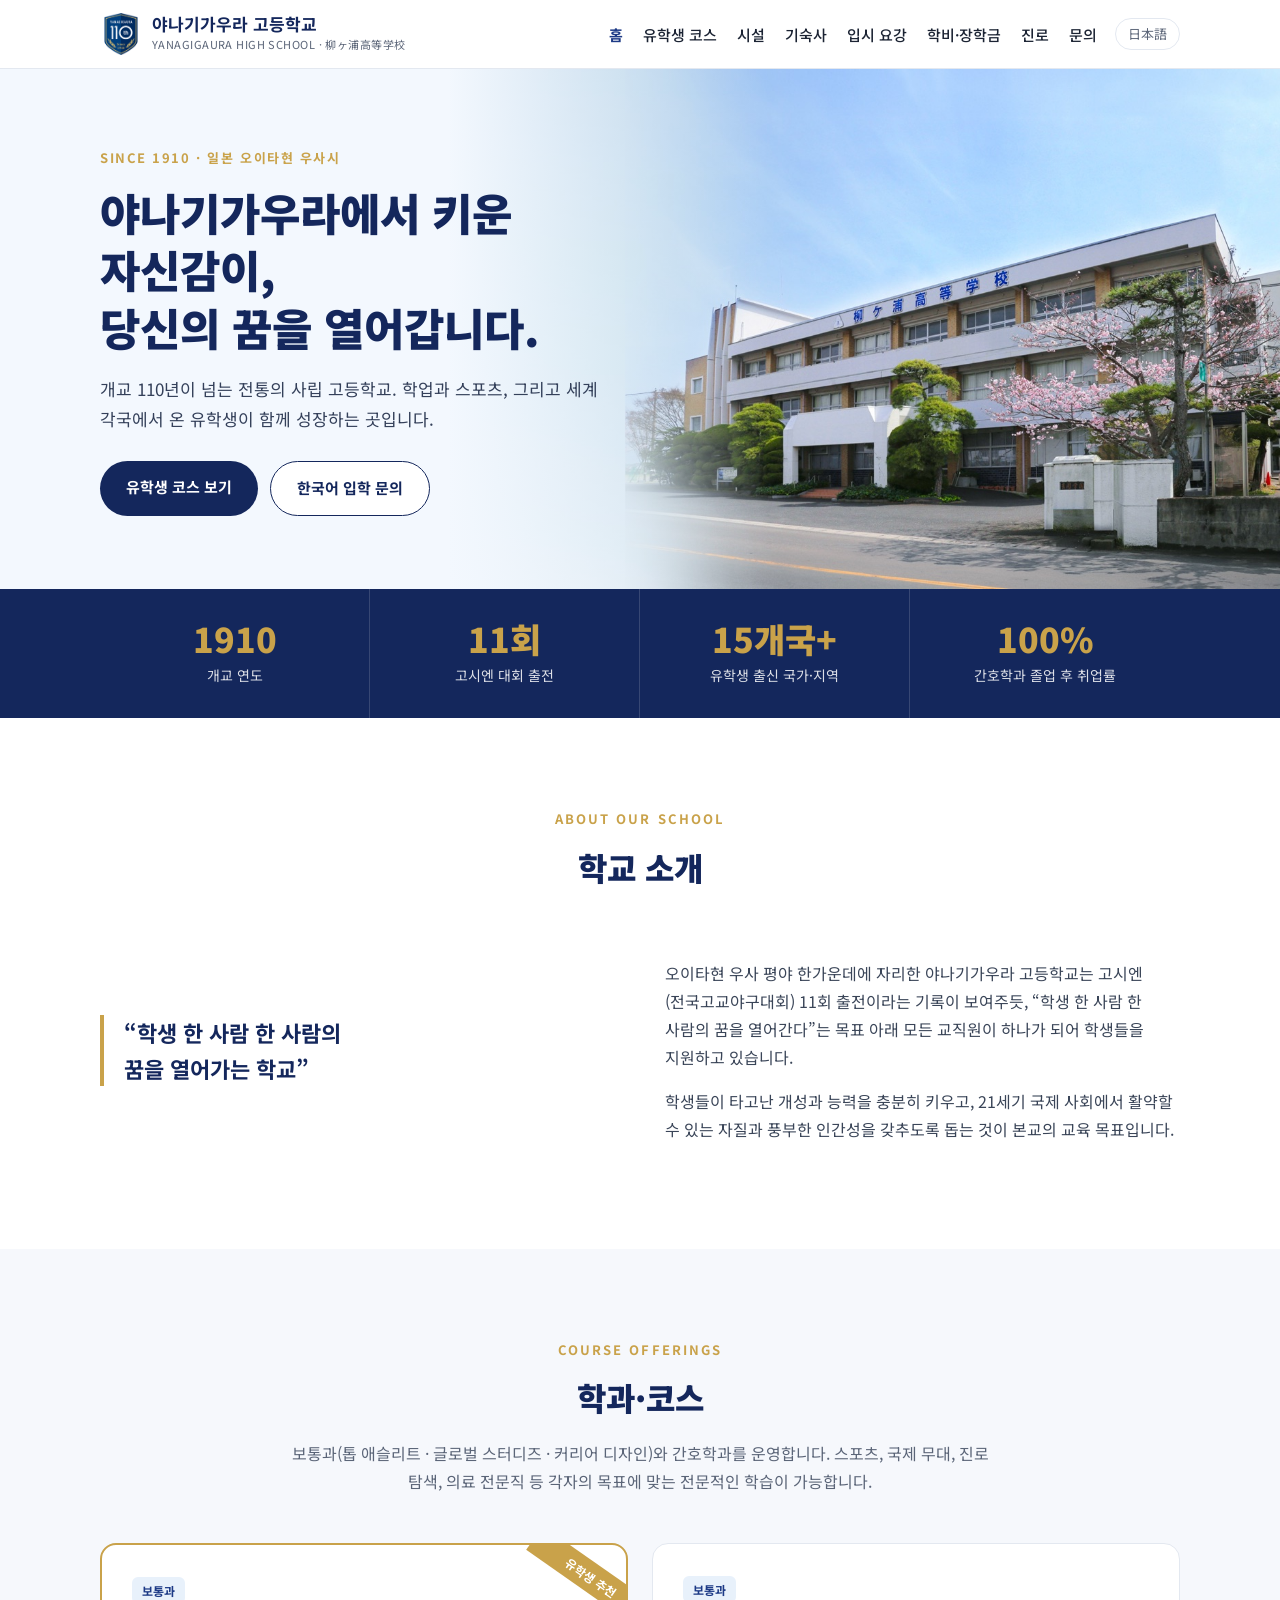
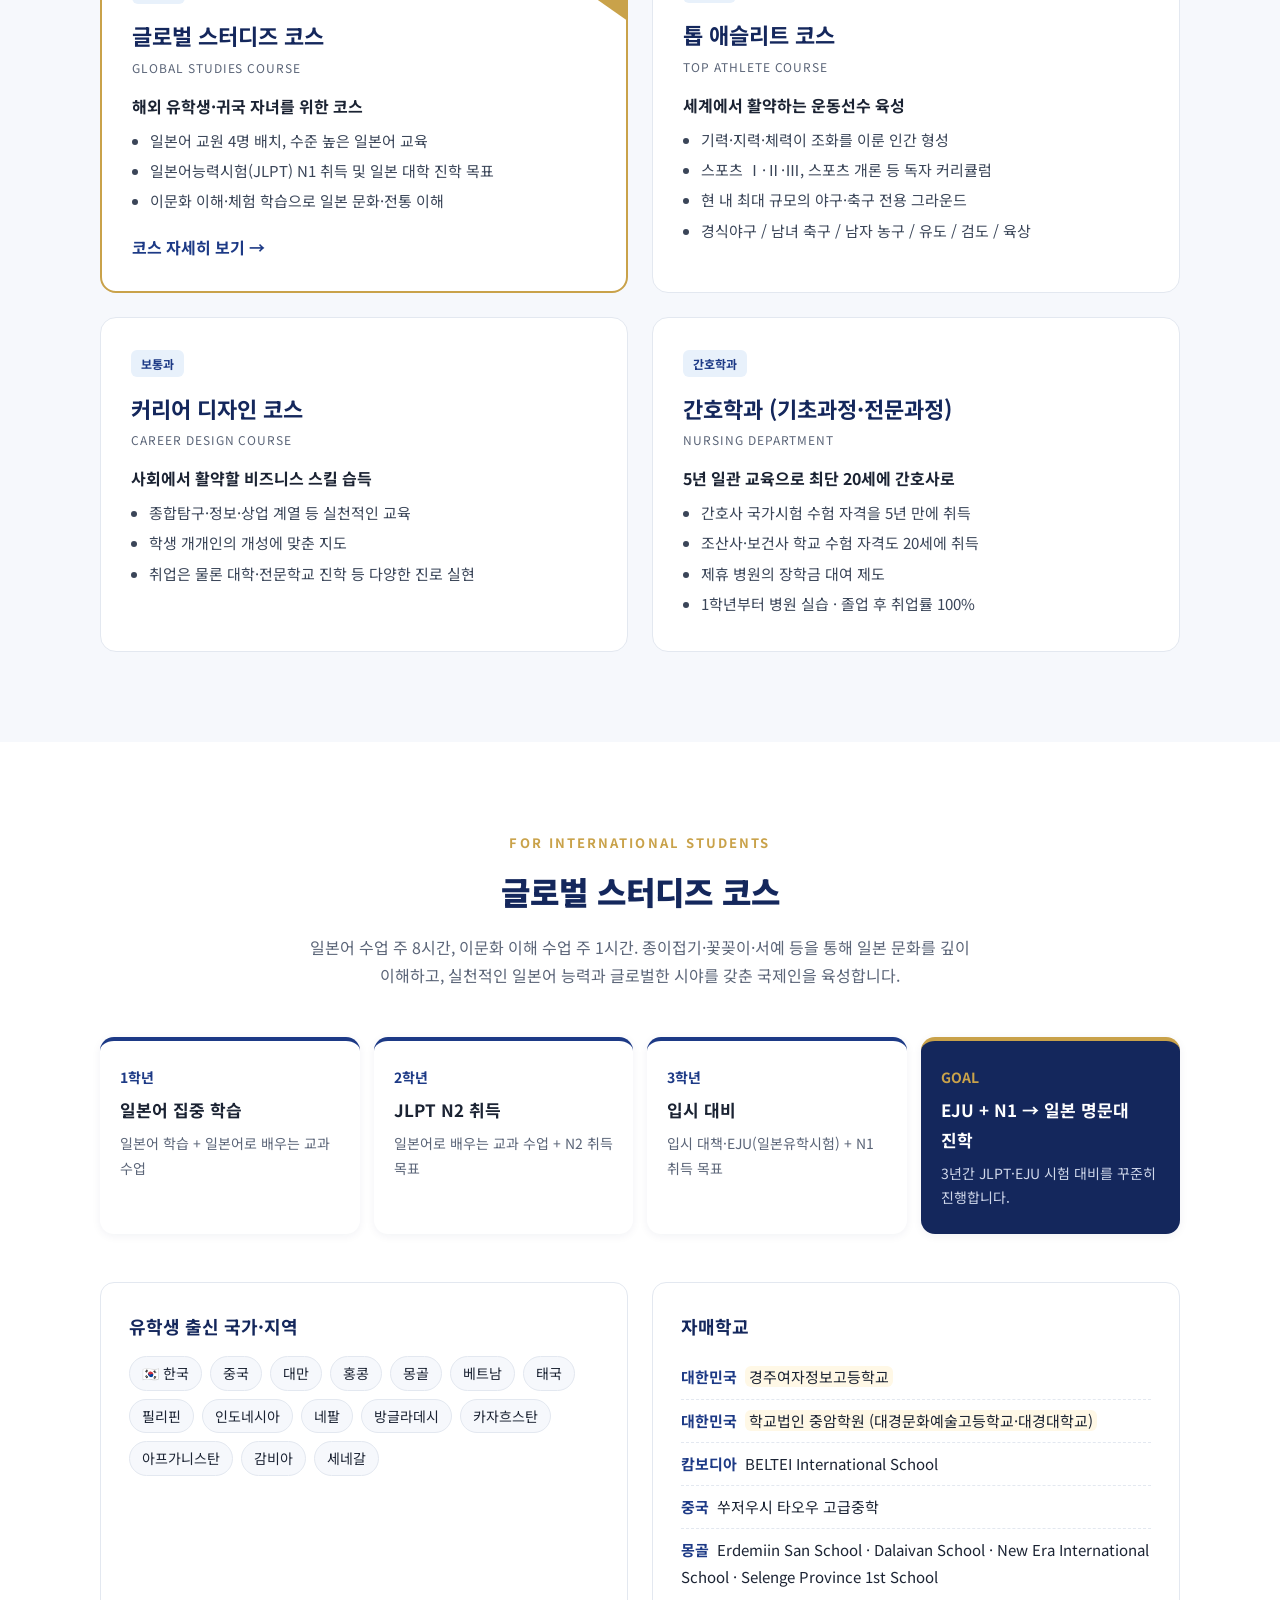
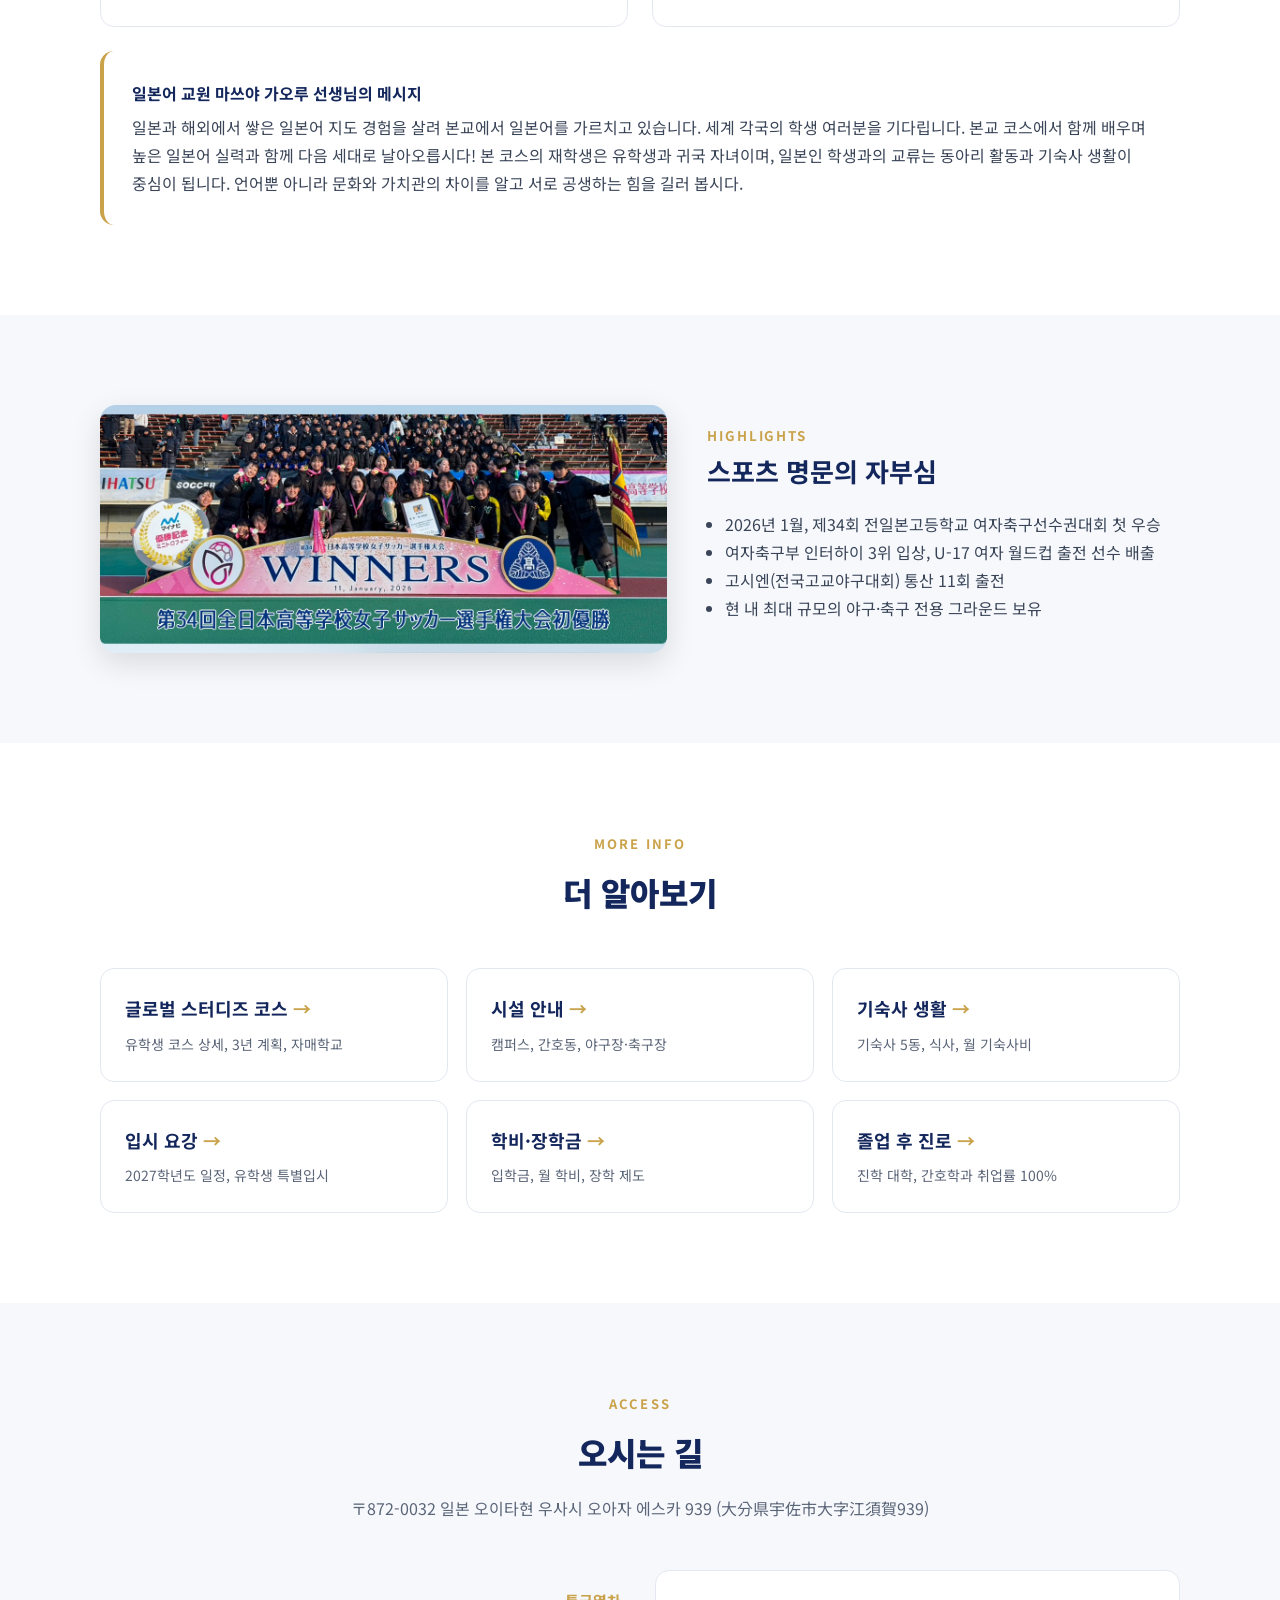
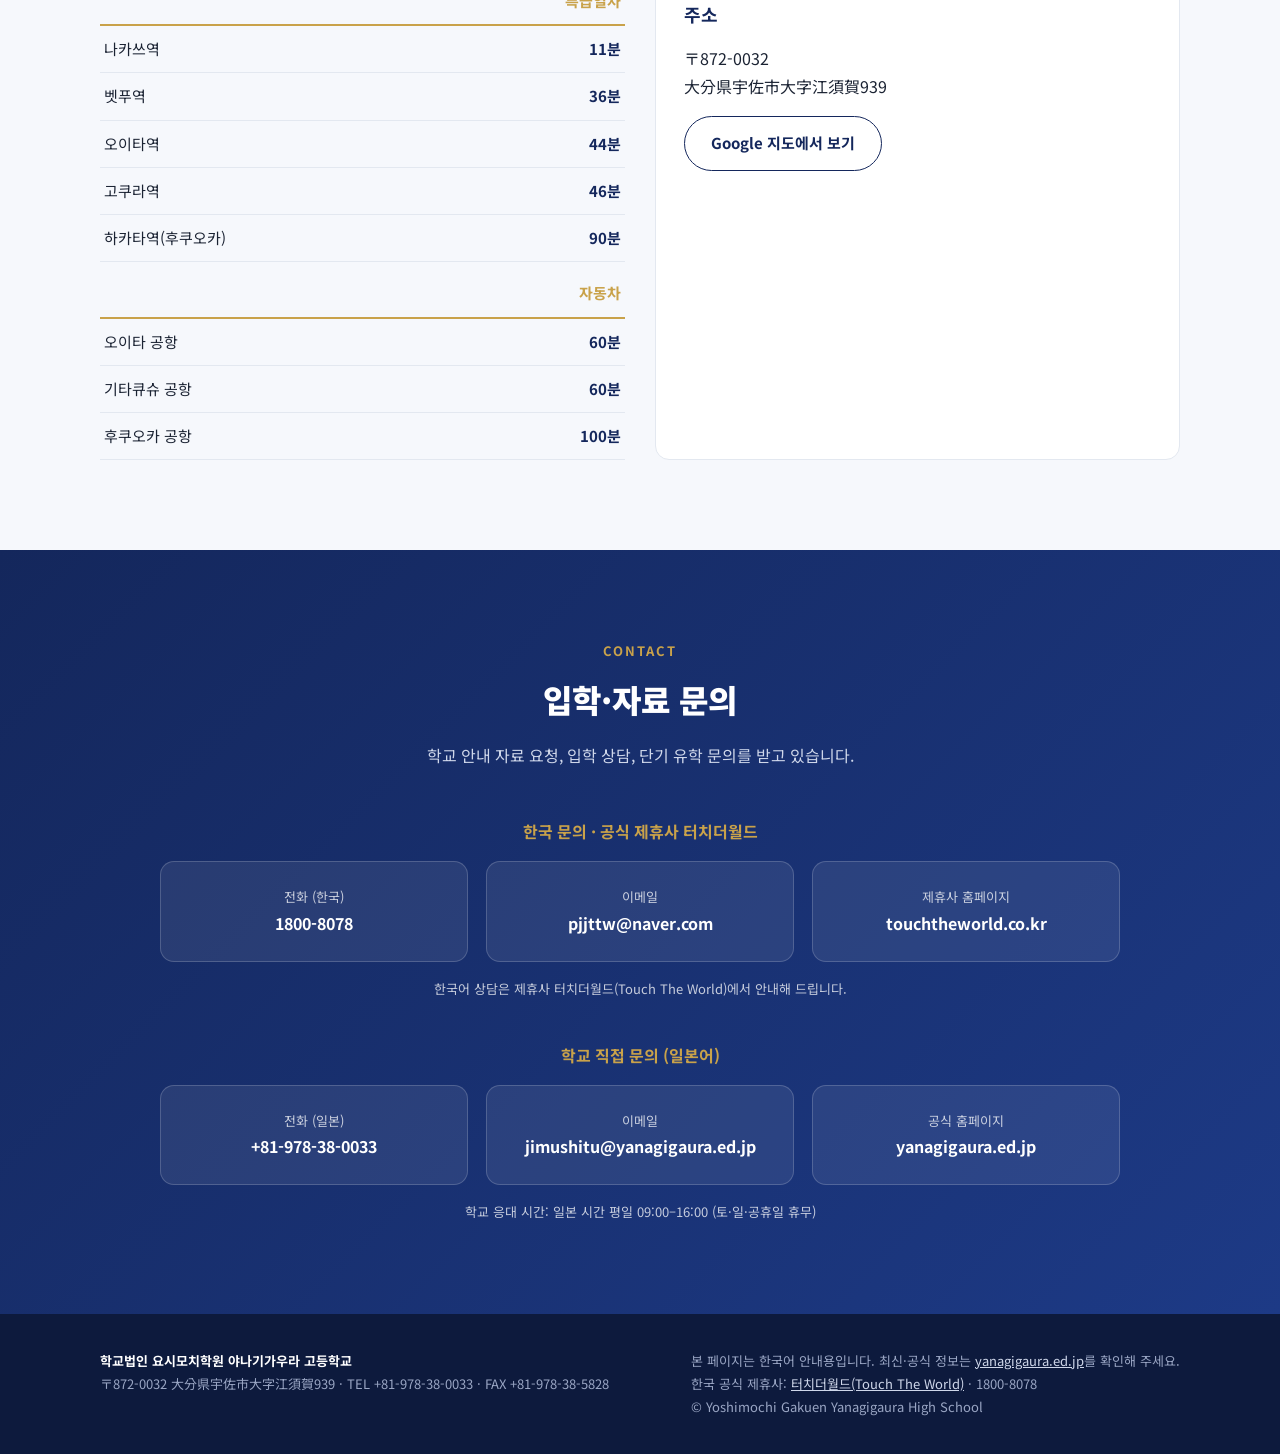
<file: index.html>
<!doctype html>
<html lang="ko">
<head>
<meta charset="utf-8">
<meta name="viewport" content="width=device-width, initial-scale=1">
<title>야나기가우라 고등학교 | 한국어 안내</title>
<meta name="description" content="일본 오이타현 우사시에 위치한 사립 야나기가우라 고등학교(柳ヶ浦高等学校)의 한국어 안내 페이지. 글로벌 스터디즈 코스(유학생 코스), 간호학과, 톱 애슬리트 코스 소개.">
<meta property="og:title" content="야나기가우라 고등학교 | 한국어 안내">
<meta property="og:description" content="1910년 개교, 일본 오이타현의 사립 고등학교. 유학생을 위한 글로벌 스터디즈 코스 운영.">
<meta property="og:image" content="https://www.yanagigaura.co.kr/images/campus.jpg">
<meta property="og:locale" content="ko_KR">
<link rel="icon" href="/images/emblem.png">
<link rel="alternate" hreflang="ja" href="https://yanagigaura.ed.jp/">
<link rel="preconnect" href="https://fonts.googleapis.com">
<link rel="preconnect" href="https://fonts.gstatic.com" crossorigin>
<link href="https://fonts.googleapis.com/css2?family=Noto+Sans+KR:wght@400;500;700;900&display=swap" rel="stylesheet">
<link rel="stylesheet" href="/style.css">
</head>
<body>

<header>
  <div class="wrap bar">
    <a class="brand" href="/">
      <img src="/images/emblem.png" alt="야나기가우라 고등학교 교표">
      <span><b>야나기가우라 고등학교</b><small>YANAGIGAURA HIGH SCHOOL · 柳ヶ浦高等学校</small></span>
    </a>
    <div style="display:flex;align-items:center">
      <nav id="nav"><ul>
        <li><a href="/" class="on">홈</a></li>
        <li><a href="/global/">유학생 코스</a></li>
        <li><a href="/facilities/">시설</a></li>
        <li><a href="/dormitory/">기숙사</a></li>
        <li><a href="/admission/">입시 요강</a></li>
        <li><a href="/scholarship/">학비·장학금</a></li>
        <li><a href="/careers/">진로</a></li>
        <li><a href="/#contact">문의</a></li>
      </ul></nav>
      <a class="lang" href="https://yanagigaura.ed.jp/" target="_blank" rel="noopener">日本語</a>
      <button class="menu-btn" aria-label="메뉴" onclick="document.getElementById('nav').classList.toggle('open')">☰</button>
    </div>
  </div>
</header>

<main id="top">
  <div class="hero">
    <div class="wrap">
      <div class="hero-text">
        <span class="eyebrow">SINCE 1910 · 일본 오이타현 우사시</span>
        <h1>야나기가우라에서 키운 자신감이,<br>당신의 꿈을 열어갑니다.</h1>
        <p>개교 110년이 넘는 전통의 사립 고등학교. 학업과 스포츠, 그리고 세계 각국에서 온 유학생이 함께 성장하는 곳입니다.</p>
        <div class="btns">
          <a class="btn btn-p" href="#global">유학생 코스 보기</a>
          <a class="btn btn-o" href="#contact">한국어 입학 문의</a>
        </div>
      </div>
    </div>
  </div>

  <div class="stats">
    <div class="wrap">
      <div class="stat"><b>1910</b><span>개교 연도</span></div>
      <div class="stat"><b>11회</b><span>고시엔 대회 출전</span></div>
      <div class="stat"><b>15개국+</b><span>유학생 출신 국가·지역</span></div>
      <div class="stat"><b>100%</b><span>간호학과 졸업 후 취업률</span></div>
    </div>
  </div>

  <section id="about">
    <div class="wrap">
      <div class="sec-head"><small>ABOUT OUR SCHOOL</small><h2>학교 소개</h2></div>
      <div class="about">
        <blockquote>“학생 한 사람 한 사람의<br>꿈을 열어가는 학교”</blockquote>
        <div>
          <p>오이타현 우사 평야 한가운데에 자리한 야나기가우라 고등학교는 고시엔(전국고교야구대회) 11회 출전이라는 기록이 보여주듯, “학생 한 사람 한 사람의 꿈을 열어간다”는 목표 아래 모든 교직원이 하나가 되어 학생들을 지원하고 있습니다.</p>
          <p>학생들이 타고난 개성과 능력을 충분히 키우고, 21세기 국제 사회에서 활약할 수 있는 자질과 풍부한 인간성을 갖추도록 돕는 것이 본교의 교육 목표입니다.</p>
        </div>
      </div>
    </div>
  </section>

  <section id="courses" class="alt">
    <div class="wrap">
      <div class="sec-head"><small>COURSE OFFERINGS</small><h2>학과·코스</h2>
        <p>보통과(톱 애슬리트 · 글로벌 스터디즈 · 커리어 디자인)와 간호학과를 운영합니다. 스포츠, 국제 무대, 진로 탐색, 의료 전문직 등 각자의 목표에 맞는 전문적인 학습이 가능합니다.</p></div>
      <div class="cards">
        <div class="card feature">
          <span class="tag">보통과</span>
          <h3>글로벌 스터디즈 코스</h3><div class="en">Global Studies Course</div>
          <p class="lead">해외 유학생·귀국 자녀를 위한 코스</p>
          <ul>
            <li>일본어 교원 4명 배치, 수준 높은 일본어 교육</li>
            <li>일본어능력시험(JLPT) N1 취득 및 일본 대학 진학 목표</li>
            <li>이문화 이해·체험 학습으로 일본 문화·전통 이해</li>
          </ul>
          <a class="card-link" href="/global/">코스 자세히 보기 →</a>
        </div>
        <div class="card">
          <span class="tag">보통과</span>
          <h3>톱 애슬리트 코스</h3><div class="en">Top Athlete Course</div>
          <p class="lead">세계에서 활약하는 운동선수 육성</p>
          <ul>
            <li>기력·지력·체력이 조화를 이룬 인간 형성</li>
            <li>스포츠 Ⅰ·Ⅱ·Ⅲ, 스포츠 개론 등 독자 커리큘럼</li>
            <li>현 내 최대 규모의 야구·축구 전용 그라운드</li>
            <li>경식야구 / 남녀 축구 / 남자 농구 / 유도 / 검도 / 육상</li>
          </ul>
        </div>
        <div class="card">
          <span class="tag">보통과</span>
          <h3>커리어 디자인 코스</h3><div class="en">Career Design Course</div>
          <p class="lead">사회에서 활약할 비즈니스 스킬 습득</p>
          <ul>
            <li>종합탐구·정보·상업 계열 등 실천적인 교육</li>
            <li>학생 개개인의 개성에 맞춘 지도</li>
            <li>취업은 물론 대학·전문학교 진학 등 다양한 진로 실현</li>
          </ul>
        </div>
        <div class="card">
          <span class="tag">간호학과</span>
          <h3>간호학과 (기초과정·전문과정)</h3><div class="en">Nursing Department</div>
          <p class="lead">5년 일관 교육으로 최단 20세에 간호사로</p>
          <ul>
            <li>간호사 국가시험 수험 자격을 5년 만에 취득</li>
            <li>조산사·보건사 학교 수험 자격도 20세에 취득</li>
            <li>제휴 병원의 장학금 대여 제도</li>
            <li>1학년부터 병원 실습 · 졸업 후 취업률 100%</li>
          </ul>
        </div>
      </div>
    </div>
  </section>

  <section id="global">
    <div class="wrap">
      <div class="sec-head"><small>FOR INTERNATIONAL STUDENTS</small><h2>글로벌 스터디즈 코스</h2>
        <p>일본어 수업 주 8시간, 이문화 이해 수업 주 1시간. 종이접기·꽃꽂이·서예 등을 통해 일본 문화를 깊이 이해하고, 실천적인 일본어 능력과 글로벌한 시야를 갖춘 국제인을 육성합니다.</p></div>

      <div class="plan">
        <div class="step"><b>1학년</b><h4>일본어 집중 학습</h4><p>일본어 학습 + 일본어로 배우는 교과 수업</p></div>
        <div class="step"><b>2학년</b><h4>JLPT N2 취득</h4><p>일본어로 배우는 교과 수업 + N2 취득 목표</p></div>
        <div class="step"><b>3학년</b><h4>입시 대비</h4><p>입시 대책·EJU(일본유학시험) + N1 취득 목표</p></div>
        <div class="step goal"><b>GOAL</b><h4>EJU + N1 → 일본 명문대 진학</h4><p>3년간 JLPT·EJU 시험 대비를 꾸준히 진행합니다.</p></div>
      </div>

      <div class="g-grid">
        <div class="box">
          <h4>유학생 출신 국가·지역</h4>
          <div class="chips">
            <span class="kr">🇰🇷 한국</span><span>중국</span><span>대만</span><span>홍콩</span><span>몽골</span><span>베트남</span><span>태국</span><span>필리핀</span><span>인도네시아</span><span>네팔</span><span>방글라데시</span><span>카자흐스탄</span><span>아프가니스탄</span><span>감비아</span><span>세네갈</span>
          </div>
        </div>
        <div class="box">
          <h4>자매학교</h4>
          <ul class="sister">
            <li><em>대한민국</em><span class="kr">경주여자정보고등학교</span></li>
            <li><em>대한민국</em><span class="kr">학교법인 중암학원 (대경문화예술고등학교·대경대학교)</span></li>
            <li><em>캄보디아</em>BELTEI International School</li>
            <li><em>중국</em>쑤저우시 타오우 고급중학</li>
            <li><em>몽골</em>Erdemiin San School · Dalaivan School · New Era International School · Selenge Province 1st School</li>
          </ul>
        </div>
      </div>

      <div class="msg">
        <b>일본어 교원 마쓰야 가오루 선생님의 메시지</b>
        일본과 해외에서 쌓은 일본어 지도 경험을 살려 본교에서 일본어를 가르치고 있습니다. 세계 각국의 학생 여러분을 기다립니다. 본교 코스에서 함께 배우며 높은 일본어 실력과 함께 다음 세대로 날아오릅시다! 본 코스의 재학생은 유학생과 귀국 자녀이며, 일본인 학생과의 교류는 동아리 활동과 기숙사 생활이 중심이 됩니다. 언어뿐 아니라 문화와 가치관의 차이를 알고 서로 공생하는 힘을 길러 봅시다.
      </div>
    </div>
  </section>

  <section class="alt">
    <div class="wrap highlight">
      <img src="/images/winners.jpg" alt="제34회 전일본고등학교 여자축구선수권대회 우승" loading="lazy">
      <div>
        <small style="color:var(--gold);font-weight:700;letter-spacing:.14em">HIGHLIGHTS</small>
        <h3>스포츠 명문의 자부심</h3>
        <ul>
          <li>2026년 1월, 제34회 전일본고등학교 여자축구선수권대회 첫 우승</li>
          <li>여자축구부 인터하이 3위 입상, U-17 여자 월드컵 출전 선수 배출</li>
          <li>고시엔(전국고교야구대회) 통산 11회 출전</li>
          <li>현 내 최대 규모의 야구·축구 전용 그라운드 보유</li>
        </ul>
      </div>
    </div>
  </section>

  <section id="more">
    <div class="wrap">
      <div class="sec-head"><small>MORE INFO</small><h2>더 알아보기</h2></div>
      <div class="links">
        <a class="link-card" href="/global/"><b>글로벌 스터디즈 코스</b><span>유학생 코스 상세, 3년 계획, 자매학교</span></a>
        <a class="link-card" href="/facilities/"><b>시설 안내</b><span>캠퍼스, 간호동, 야구장·축구장</span></a>
        <a class="link-card" href="/dormitory/"><b>기숙사 생활</b><span>기숙사 5동, 식사, 월 기숙사비</span></a>
        <a class="link-card" href="/admission/"><b>입시 요강</b><span>2027학년도 일정, 유학생 특별입시</span></a>
        <a class="link-card" href="/scholarship/"><b>학비·장학금</b><span>입학금, 월 학비, 장학 제도</span></a>
        <a class="link-card" href="/careers/"><b>졸업 후 진로</b><span>진학 대학, 간호학과 취업률 100%</span></a>
      </div>
    </div>
  </section>

  <section id="access" class="alt">
    <div class="wrap">
      <div class="sec-head"><small>ACCESS</small><h2>오시는 길</h2>
        <p>〒872-0032 일본 오이타현 우사시 오아자 에스카 939 (大分県宇佐市大字江須賀939)</p></div>
      <div class="access">
        <table class="times">
          <tr class="h"><td colspan="2">특급열차</td></tr>
          <tr><td>나카쓰역</td><td>11분</td></tr>
          <tr><td>벳푸역</td><td>36분</td></tr>
          <tr><td>오이타역</td><td>44분</td></tr>
          <tr><td>고쿠라역</td><td>46분</td></tr>
          <tr><td>하카타역(후쿠오카)</td><td>90분</td></tr>
          <tr class="h"><td colspan="2">자동차</td></tr>
          <tr><td>오이타 공항</td><td>60분</td></tr>
          <tr><td>기타큐슈 공항</td><td>60분</td></tr>
          <tr><td>후쿠오카 공항</td><td>100분</td></tr>
        </table>
        <div class="box"><h4>주소</h4><p style="margin:0 0 16px">〒872-0032<br>大分県宇佐市大字江須賀939</p><a class="btn btn-o" href="https://maps.google.com/?q=%E6%9F%B3%E3%83%B6%E6%B5%A6%E9%AB%98%E7%AD%89%E5%AD%A6%E6%A0%A1" target="_blank" rel="noopener">Google 지도에서 보기</a></div>
      </div>
    </div>
  </section>

  <section id="contact" class="contact">
    <div class="wrap">
      <div class="sec-head"><small>CONTACT</small><h2>입학·자료 문의</h2>
        <p>학교 안내 자료 요청, 입학 상담, 단기 유학 문의를 받고 있습니다.</p></div>
      <h3 class="c-label">한국 문의 · 공식 제휴사 터치더월드</h3>
      <div class="c-grid">
        <div class="c-item"><small>전화 (한국)</small><a href="tel:18008078">1800-8078</a></div>
        <div class="c-item"><small>이메일</small><a href="mailto:pjjttw@naver.com">pjjttw@naver.com</a></div>
        <div class="c-item"><small>제휴사 홈페이지</small><a href="https://www.touchtheworld.co.kr" target="_blank" rel="noopener">touchtheworld.co.kr</a></div>
      </div>
      <p class="note">한국어 상담은 제휴사 터치더월드(Touch The World)에서 안내해 드립니다.</p>
      <h3 class="c-label">학교 직접 문의 (일본어)</h3>
      <div class="c-grid">
        <div class="c-item"><small>전화 (일본)</small><a href="tel:+81978380033">+81-978-38-0033</a></div>
        <div class="c-item"><small>이메일</small><a href="mailto:jimushitu@yanagigaura.ed.jp">jimushitu@yanagigaura.ed.jp</a></div>
        <div class="c-item"><small>공식 홈페이지</small><a href="https://yanagigaura.ed.jp/" target="_blank" rel="noopener">yanagigaura.ed.jp</a></div>
      </div>
      <p class="note">학교 응대 시간: 일본 시간 평일 09:00–16:00 (토·일·공휴일 휴무)</p>
    </div>
  </section>
</main>

<footer>
  <div class="wrap">
    <div><b>학교법인 요시모치학원 야나기가우라 고등학교</b><br>〒872-0032 大分県宇佐市大字江須賀939 · TEL +81-978-38-0033 · FAX +81-978-38-5828</div>
    <div>본 페이지는 한국어 안내용입니다. 최신·공식 정보는 <a href="https://yanagigaura.ed.jp/" target="_blank" rel="noopener">yanagigaura.ed.jp</a>를 확인해 주세요.<br>한국 공식 제휴사: <a href="https://www.touchtheworld.co.kr" target="_blank" rel="noopener">터치더월드(Touch The World)</a> · 1800-8078<br>© Yoshimochi Gakuen Yanagigaura High School</div>
  </div>
</footer>

<script>
document.querySelectorAll('#nav a').forEach(a=>a.addEventListener('click',()=>document.getElementById('nav').classList.remove('open')));
</script>
</body>
</html>
</file>
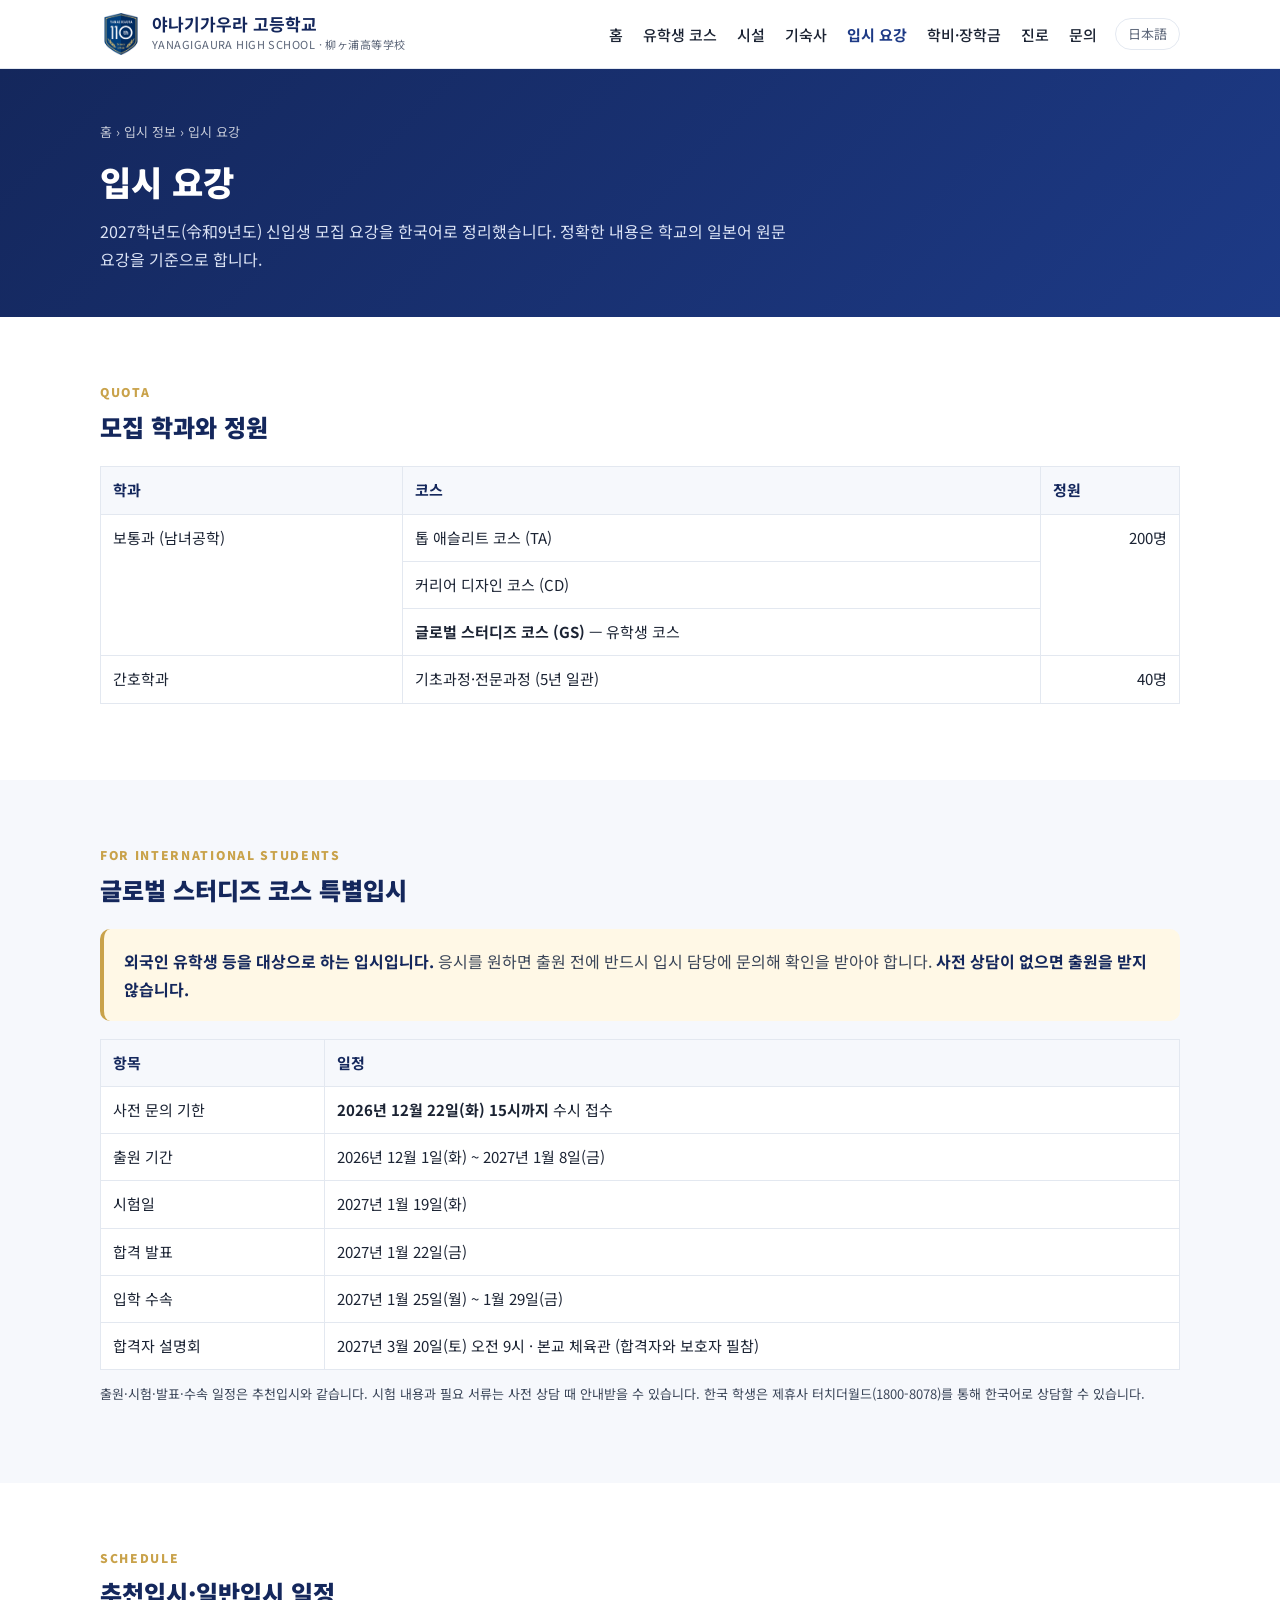
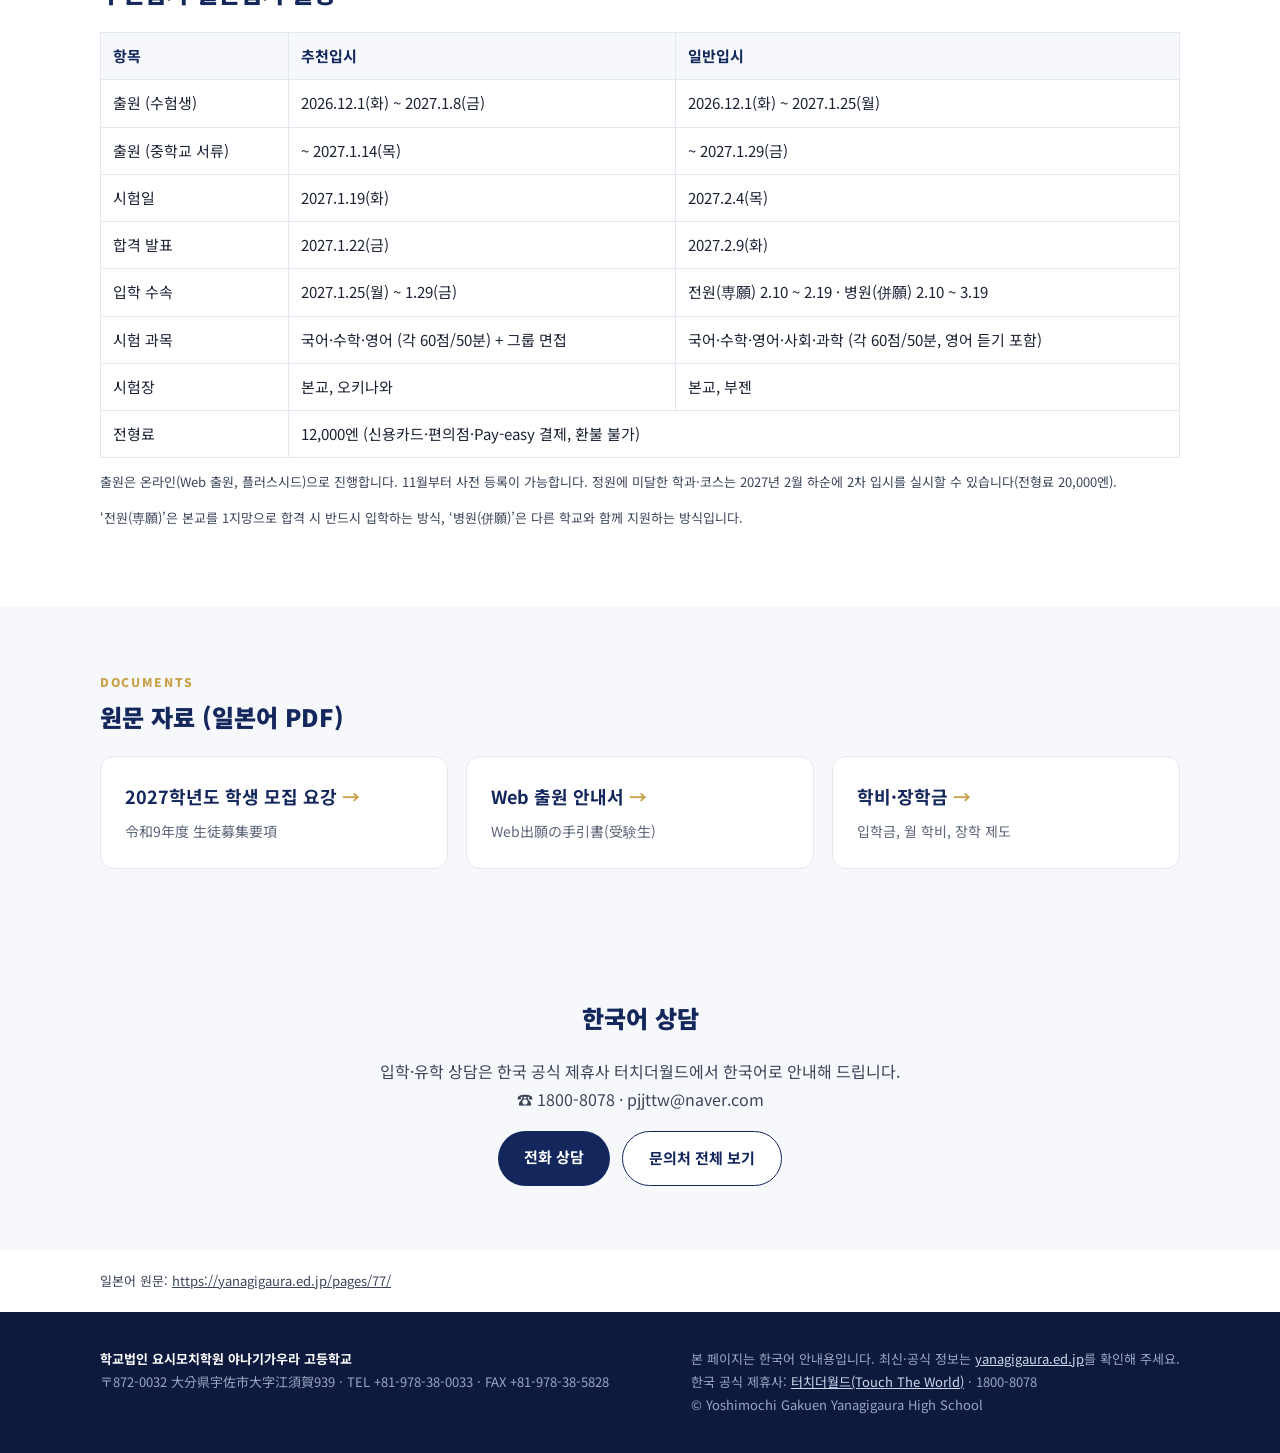
<file: admission/index.html>
<!doctype html>
<html lang="ko">
<head>
<meta charset="utf-8">
<meta name="viewport" content="width=device-width, initial-scale=1">
<title>입시 요강 | 야나기가우라 고등학교</title>
<meta name="description" content="야나기가우라 고등학교 2027학년도(令和9년도) 신입생 모집 요강. 모집 정원, 입시 일정, 전형료, 글로벌 스터디즈 코스 특별입시.">
<meta property="og:title" content="입시 요강 | 야나기가우라 고등학교">
<meta property="og:description" content="야나기가우라 고등학교 2027학년도(令和9년도) 신입생 모집 요강. 모집 정원, 입시 일정, 전형료, 글로벌 스터디즈 코스 특별입시.">
<meta property="og:locale" content="ko_KR">
<link rel="icon" href="/images/emblem.png">
<link rel="alternate" hreflang="ja" href="https://yanagigaura.ed.jp/pages/77/">
<link rel="preconnect" href="https://fonts.googleapis.com">
<link rel="preconnect" href="https://fonts.gstatic.com" crossorigin>
<link href="https://fonts.googleapis.com/css2?family=Noto+Sans+KR:wght@400;500;700;900&display=swap" rel="stylesheet">
<link rel="stylesheet" href="/style.css">
</head>
<body>

<header>
  <div class="wrap bar">
    <a class="brand" href="/">
      <img src="/images/emblem.png" alt="야나기가우라 고등학교 교표">
      <span><b>야나기가우라 고등학교</b><small>YANAGIGAURA HIGH SCHOOL · 柳ヶ浦高等学校</small></span>
    </a>
    <div style="display:flex;align-items:center">
      <nav id="nav"><ul>
        <li><a href="/">홈</a></li>
        <li><a href="/global/">유학생 코스</a></li>
        <li><a href="/facilities/">시설</a></li>
        <li><a href="/dormitory/">기숙사</a></li>
        <li><a href="/admission/" class="on">입시 요강</a></li>
        <li><a href="/scholarship/">학비·장학금</a></li>
        <li><a href="/careers/">진로</a></li>
        <li><a href="/#contact">문의</a></li>
      </ul></nav>
      <a class="lang" href="https://yanagigaura.ed.jp/" target="_blank" rel="noopener">日本語</a>
      <button class="menu-btn" aria-label="메뉴" onclick="document.getElementById('nav').classList.toggle('open')">☰</button>
    </div>
  </div>
</header>

<main class="page">
  <div class="page-hero">
    <div class="wrap">
      <div class="crumb"><a href="/">홈</a> › 입시 정보 › 입시 요강</div>
      <h1>입시 요강</h1>
      <p>2027학년도(令和9년도) 신입생 모집 요강을 한국어로 정리했습니다. 정확한 내용은 학교의 일본어 원문 요강을 기준으로 합니다.</p>
    </div>
  </div>
  <section>
    <div class="wrap">
      <h2><small>QUOTA</small>모집 학과와 정원</h2>
      <div class="tbl-wrap"><table class="tbl">
        <tr><th>학과</th><th>코스</th><th>정원</th></tr>
        <tr><td rowspan="3">보통과 (남녀공학)</td><td>톱 애슬리트 코스 (TA)</td><td class="num" rowspan="3">200명</td></tr>
        <tr><td>커리어 디자인 코스 (CD)</td></tr>
        <tr><td><b>글로벌 스터디즈 코스 (GS)</b> — 유학생 코스</td></tr>
        <tr><td>간호학과</td><td>기초과정·전문과정 (5년 일관)</td><td class="num">40명</td></tr>
      </table></div>
    </div>
  </section>

  <section class="alt">
    <div class="wrap">
      <h2><small>FOR INTERNATIONAL STUDENTS</small>글로벌 스터디즈 코스 특별입시</h2>
      <div class="notice"><b>외국인 유학생 등을 대상으로 하는 입시입니다.</b> 응시를 원하면 출원 전에 반드시 입시 담당에 문의해 확인을 받아야 합니다. <b>사전 상담이 없으면 출원을 받지 않습니다.</b></div>
      <div class="tbl-wrap"><table class="tbl">
        <tr><th>항목</th><th>일정</th></tr>
        <tr><td>사전 문의 기한</td><td><b>2026년 12월 22일(화) 15시까지</b> 수시 접수</td></tr>
        <tr><td>출원 기간</td><td>2026년 12월 1일(화) ~ 2027년 1월 8일(금)</td></tr>
        <tr><td>시험일</td><td>2027년 1월 19일(화)</td></tr>
        <tr><td>합격 발표</td><td>2027년 1월 22일(금)</td></tr>
        <tr><td>입학 수속</td><td>2027년 1월 25일(월) ~ 1월 29일(금)</td></tr>
        <tr><td>합격자 설명회</td><td>2027년 3월 20일(토) 오전 9시 · 본교 체육관 (합격자와 보호자 필참)</td></tr>
      </table></div>
      <p class="small">출원·시험·발표·수속 일정은 추천입시와 같습니다. 시험 내용과 필요 서류는 사전 상담 때 안내받을 수 있습니다. 한국 학생은 제휴사 터치더월드(1800-8078)를 통해 한국어로 상담할 수 있습니다.</p>
    </div>
  </section>

  <section>
    <div class="wrap">
      <h2><small>SCHEDULE</small>추천입시·일반입시 일정</h2>
      <div class="tbl-wrap"><table class="tbl">
        <tr><th>항목</th><th>추천입시</th><th>일반입시</th></tr>
        <tr><td>출원 (수험생)</td><td>2026.12.1(화) ~ 2027.1.8(금)</td><td>2026.12.1(화) ~ 2027.1.25(월)</td></tr>
        <tr><td>출원 (중학교 서류)</td><td>~ 2027.1.14(목)</td><td>~ 2027.1.29(금)</td></tr>
        <tr><td>시험일</td><td>2027.1.19(화)</td><td>2027.2.4(목)</td></tr>
        <tr><td>합격 발표</td><td>2027.1.22(금)</td><td>2027.2.9(화)</td></tr>
        <tr><td>입학 수속</td><td>2027.1.25(월) ~ 1.29(금)</td><td>전원(専願) 2.10 ~ 2.19 · 병원(併願) 2.10 ~ 3.19</td></tr>
        <tr><td>시험 과목</td><td>국어·수학·영어 (각 60점/50분) + 그룹 면접</td><td>국어·수학·영어·사회·과학 (각 60점/50분, 영어 듣기 포함)</td></tr>
        <tr><td>시험장</td><td>본교, 오키나와</td><td>본교, 부젠</td></tr>
        <tr><td>전형료</td><td colspan="2">12,000엔 (신용카드·편의점·Pay-easy 결제, 환불 불가)</td></tr>
      </table></div>
      <p class="small">출원은 온라인(Web 출원, 플러스시드)으로 진행합니다. 11월부터 사전 등록이 가능합니다. 정원에 미달한 학과·코스는 2027년 2월 하순에 2차 입시를 실시할 수 있습니다(전형료 20,000엔).</p>
      <p class="small">‘전원(専願)’은 본교를 1지망으로 합격 시 반드시 입학하는 방식, ‘병원(併願)’은 다른 학교와 함께 지원하는 방식입니다.</p>
    </div>
  </section>

  <section class="alt">
    <div class="wrap">
      <h2><small>DOCUMENTS</small>원문 자료 (일본어 PDF)</h2>
      <div class="links">
        <a class="link-card" href="https://yanagigaura.ed.jp/files/libs/4074/20260909165233295.pdf" target="_blank" rel="noopener"><b>2027학년도 학생 모집 요강</b><span>令和9年度 生徒募集要項</span></a>
        <a class="link-card" href="https://yanagigaura.ed.jp/files/libs/4075/202609091653158610.pdf" target="_blank" rel="noopener"><b>Web 출원 안내서</b><span>Web出願の手引書(受験生)</span></a>
        <a class="link-card" href="/scholarship/"><b>학비·장학금</b><span>입학금, 월 학비, 장학 제도</span></a>
      </div>
    </div>
  </section>
  <section class="cta">
    <div class="wrap">
      <h2>한국어 상담</h2>
      <p>입학·유학 상담은 한국 공식 제휴사 터치더월드에서 한국어로 안내해 드립니다.<br>☎ 1800-8078 · pjjttw@naver.com</p>
      <div class="btns" style="justify-content:center">
        <a class="btn btn-p" href="tel:18008078">전화 상담</a>
        <a class="btn btn-o" href="/#contact">문의처 전체 보기</a>
      </div>
    </div>
  </section>
  <div class="wrap"><p class="small" style="margin:20px 0">일본어 원문: <a href="https://yanagigaura.ed.jp/pages/77/" target="_blank" rel="noopener">https://yanagigaura.ed.jp/pages/77/</a></p></div>
</main>

<footer>
  <div class="wrap">
    <div><b>학교법인 요시모치학원 야나기가우라 고등학교</b><br>〒872-0032 大分県宇佐市大字江須賀939 · TEL +81-978-38-0033 · FAX +81-978-38-5828</div>
    <div>본 페이지는 한국어 안내용입니다. 최신·공식 정보는 <a href="https://yanagigaura.ed.jp/" target="_blank" rel="noopener">yanagigaura.ed.jp</a>를 확인해 주세요.<br>한국 공식 제휴사: <a href="https://www.touchtheworld.co.kr" target="_blank" rel="noopener">터치더월드(Touch The World)</a> · 1800-8078<br>© Yoshimochi Gakuen Yanagigaura High School</div>
  </div>
</footer>

<script>
document.querySelectorAll('#nav a').forEach(a=>a.addEventListener('click',()=>document.getElementById('nav').classList.remove('open')));
</script>
</body>
</html>
</file>
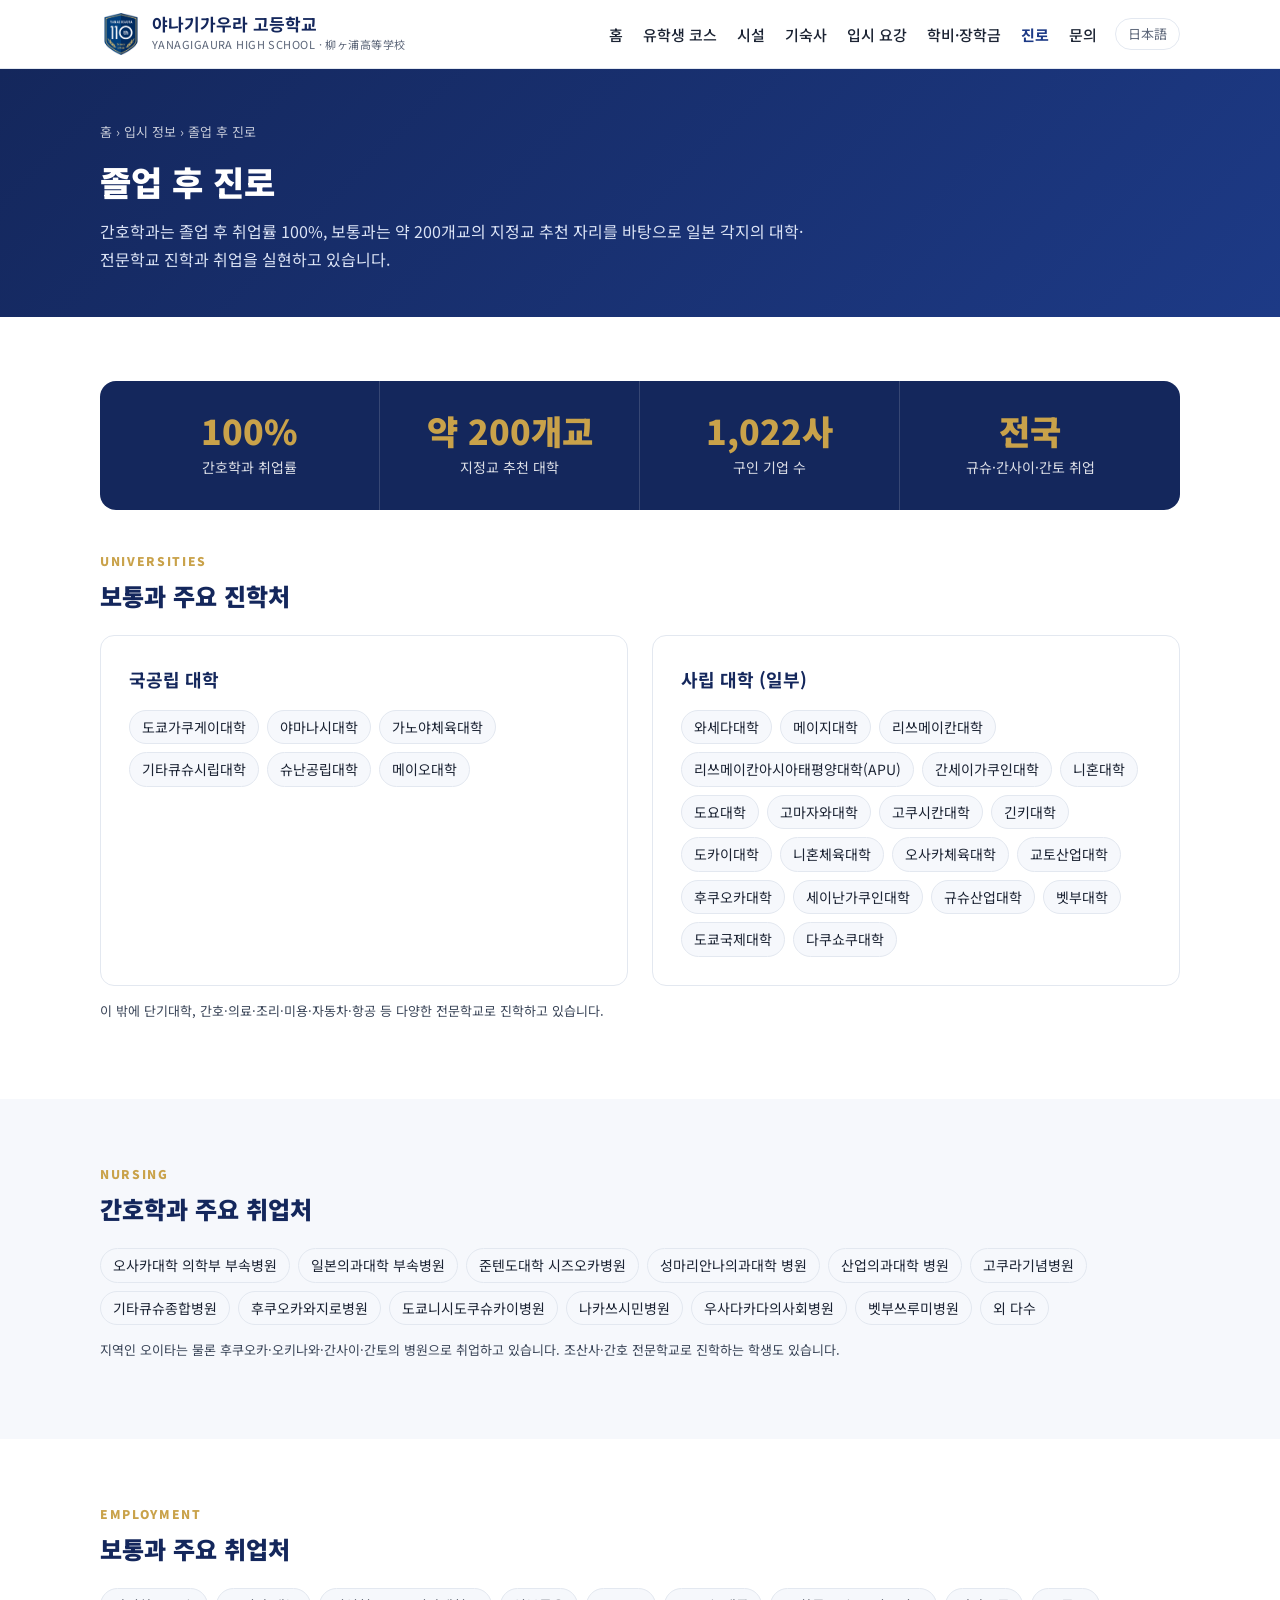
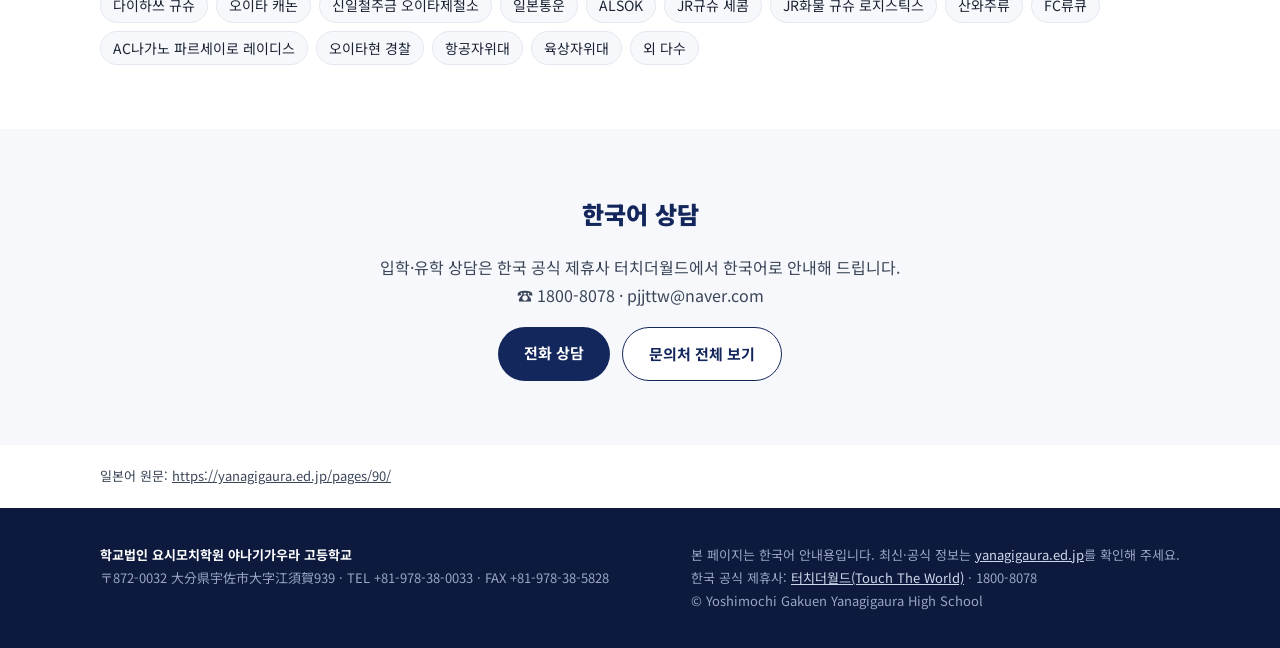
<file: careers/index.html>
<!doctype html>
<html lang="ko">
<head>
<meta charset="utf-8">
<meta name="viewport" content="width=device-width, initial-scale=1">
<title>졸업 후 진로 | 야나기가우라 고등학교</title>
<meta name="description" content="야나기가우라 고등학교 졸업생 진로. 간호학과 취업률 100%, 보통과 지정교 추천 약 200개교, 주요 진학 대학과 취업처.">
<meta property="og:title" content="졸업 후 진로 | 야나기가우라 고등학교">
<meta property="og:description" content="야나기가우라 고등학교 졸업생 진로. 간호학과 취업률 100%, 보통과 지정교 추천 약 200개교, 주요 진학 대학과 취업처.">
<meta property="og:locale" content="ko_KR">
<link rel="icon" href="/images/emblem.png">
<link rel="alternate" hreflang="ja" href="https://yanagigaura.ed.jp/pages/90/">
<link rel="preconnect" href="https://fonts.googleapis.com">
<link rel="preconnect" href="https://fonts.gstatic.com" crossorigin>
<link href="https://fonts.googleapis.com/css2?family=Noto+Sans+KR:wght@400;500;700;900&display=swap" rel="stylesheet">
<link rel="stylesheet" href="/style.css">
</head>
<body>

<header>
  <div class="wrap bar">
    <a class="brand" href="/">
      <img src="/images/emblem.png" alt="야나기가우라 고등학교 교표">
      <span><b>야나기가우라 고등학교</b><small>YANAGIGAURA HIGH SCHOOL · 柳ヶ浦高等学校</small></span>
    </a>
    <div style="display:flex;align-items:center">
      <nav id="nav"><ul>
        <li><a href="/">홈</a></li>
        <li><a href="/global/">유학생 코스</a></li>
        <li><a href="/facilities/">시설</a></li>
        <li><a href="/dormitory/">기숙사</a></li>
        <li><a href="/admission/">입시 요강</a></li>
        <li><a href="/scholarship/">학비·장학금</a></li>
        <li><a href="/careers/" class="on">진로</a></li>
        <li><a href="/#contact">문의</a></li>
      </ul></nav>
      <a class="lang" href="https://yanagigaura.ed.jp/" target="_blank" rel="noopener">日本語</a>
      <button class="menu-btn" aria-label="메뉴" onclick="document.getElementById('nav').classList.toggle('open')">☰</button>
    </div>
  </div>
</header>

<main class="page">
  <div class="page-hero">
    <div class="wrap">
      <div class="crumb"><a href="/">홈</a> › 입시 정보 › 졸업 후 진로</div>
      <h1>졸업 후 진로</h1>
      <p>간호학과는 졸업 후 취업률 100%, 보통과는 약 200개교의 지정교 추천 자리를 바탕으로 일본 각지의 대학·전문학교 진학과 취업을 실현하고 있습니다.</p>
    </div>
  </div>
  <section>
    <div class="wrap">
      <div class="stats" style="border-radius:16px;overflow:hidden;margin-bottom:40px">
        <div class="wrap">
          <div class="stat"><b>100%</b><span>간호학과 취업률</span></div>
          <div class="stat"><b>약 200개교</b><span>지정교 추천 대학</span></div>
          <div class="stat"><b>1,022사</b><span>구인 기업 수</span></div>
          <div class="stat"><b>전국</b><span>규슈·간사이·간토 취업</span></div>
        </div>
      </div>
      <h2><small>UNIVERSITIES</small>보통과 주요 진학처</h2>
      <div class="g-grid">
        <div class="box">
          <h4>국공립 대학</h4>
          <div class="chips"><span>도쿄가쿠게이대학</span><span>야마나시대학</span><span>가노야체육대학</span><span>기타큐슈시립대학</span><span>슈난공립대학</span><span>메이오대학</span></div>
        </div>
        <div class="box">
          <h4>사립 대학 (일부)</h4>
          <div class="chips"><span>와세다대학</span><span>메이지대학</span><span>리쓰메이칸대학</span><span>리쓰메이칸아시아태평양대학(APU)</span><span>간세이가쿠인대학</span><span>니혼대학</span><span>도요대학</span><span>고마자와대학</span><span>고쿠시칸대학</span><span>긴키대학</span><span>도카이대학</span><span>니혼체육대학</span><span>오사카체육대학</span><span>교토산업대학</span><span>후쿠오카대학</span><span>세이난가쿠인대학</span><span>규슈산업대학</span><span>벳부대학</span><span>도쿄국제대학</span><span>다쿠쇼쿠대학</span></div>
        </div>
      </div>
      <p class="small" style="margin-top:14px">이 밖에 단기대학, 간호·의료·조리·미용·자동차·항공 등 다양한 전문학교로 진학하고 있습니다.</p>
    </div>
  </section>

  <section class="alt">
    <div class="wrap">
      <h2><small>NURSING</small>간호학과 주요 취업처</h2>
      <div class="chips"><span>오사카대학 의학부 부속병원</span><span>일본의과대학 부속병원</span><span>준텐도대학 시즈오카병원</span><span>성마리안나의과대학 병원</span><span>산업의과대학 병원</span><span>고쿠라기념병원</span><span>기타큐슈종합병원</span><span>후쿠오카와지로병원</span><span>도쿄니시도쿠슈카이병원</span><span>나카쓰시민병원</span><span>우사다카다의사회병원</span><span>벳부쓰루미병원</span><span>외 다수</span></div>
      <p class="small" style="margin-top:14px">지역인 오이타는 물론 후쿠오카·오키나와·간사이·간토의 병원으로 취업하고 있습니다. 조산사·간호 전문학교로 진학하는 학생도 있습니다.</p>
    </div>
  </section>

  <section>
    <div class="wrap">
      <h2><small>EMPLOYMENT</small>보통과 주요 취업처</h2>
      <div class="chips"><span>다이하쓰 규슈</span><span>오이타 캐논</span><span>신일철주금 오이타제철소</span><span>일본통운</span><span>ALSOK</span><span>JR규슈 세콤</span><span>JR화물 규슈 로지스틱스</span><span>산와주류</span><span>FC류큐</span><span>AC나가노 파르세이로 레이디스</span><span>오이타현 경찰</span><span>항공자위대</span><span>육상자위대</span><span>외 다수</span></div>
    </div>
  </section>
  <section class="cta">
    <div class="wrap">
      <h2>한국어 상담</h2>
      <p>입학·유학 상담은 한국 공식 제휴사 터치더월드에서 한국어로 안내해 드립니다.<br>☎ 1800-8078 · pjjttw@naver.com</p>
      <div class="btns" style="justify-content:center">
        <a class="btn btn-p" href="tel:18008078">전화 상담</a>
        <a class="btn btn-o" href="/#contact">문의처 전체 보기</a>
      </div>
    </div>
  </section>
  <div class="wrap"><p class="small" style="margin:20px 0">일본어 원문: <a href="https://yanagigaura.ed.jp/pages/90/" target="_blank" rel="noopener">https://yanagigaura.ed.jp/pages/90/</a></p></div>
</main>

<footer>
  <div class="wrap">
    <div><b>학교법인 요시모치학원 야나기가우라 고등학교</b><br>〒872-0032 大分県宇佐市大字江須賀939 · TEL +81-978-38-0033 · FAX +81-978-38-5828</div>
    <div>본 페이지는 한국어 안내용입니다. 최신·공식 정보는 <a href="https://yanagigaura.ed.jp/" target="_blank" rel="noopener">yanagigaura.ed.jp</a>를 확인해 주세요.<br>한국 공식 제휴사: <a href="https://www.touchtheworld.co.kr" target="_blank" rel="noopener">터치더월드(Touch The World)</a> · 1800-8078<br>© Yoshimochi Gakuen Yanagigaura High School</div>
  </div>
</footer>

<script>
document.querySelectorAll('#nav a').forEach(a=>a.addEventListener('click',()=>document.getElementById('nav').classList.remove('open')));
</script>
</body>
</html>
</file>
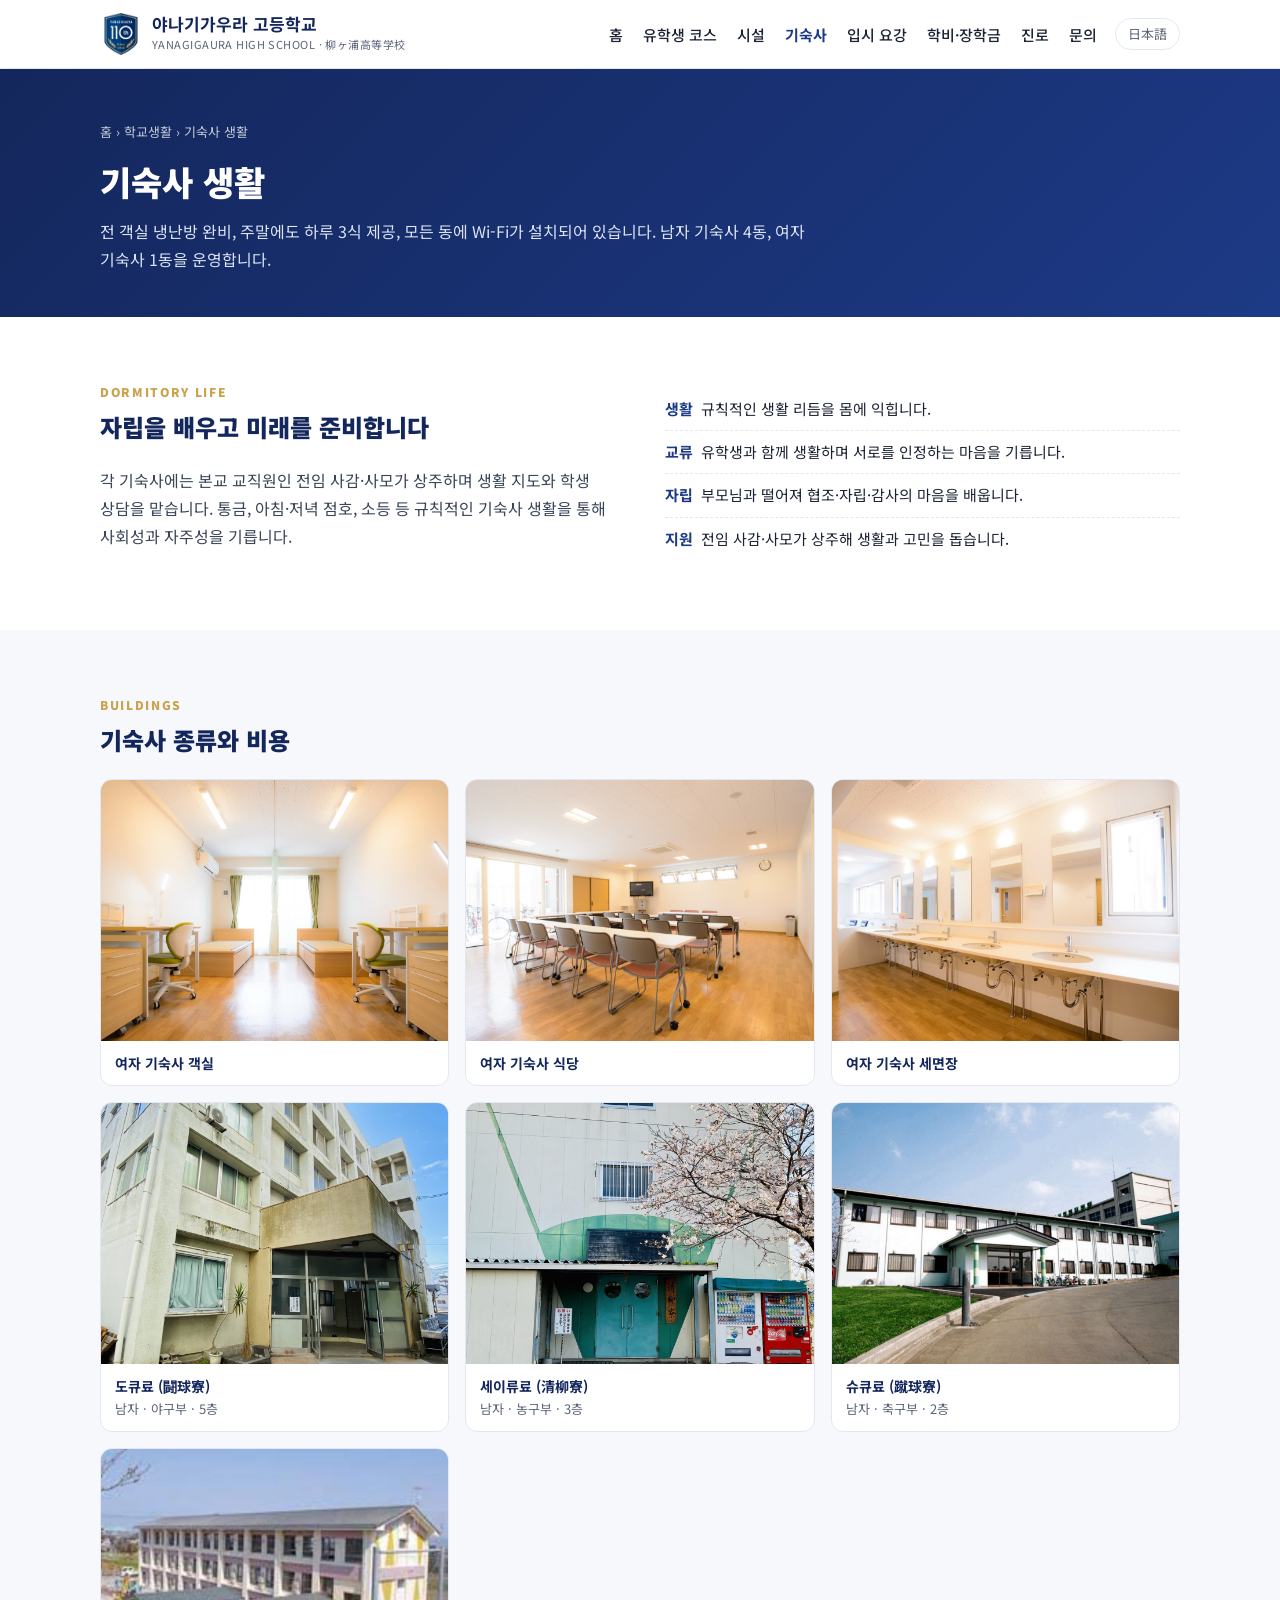
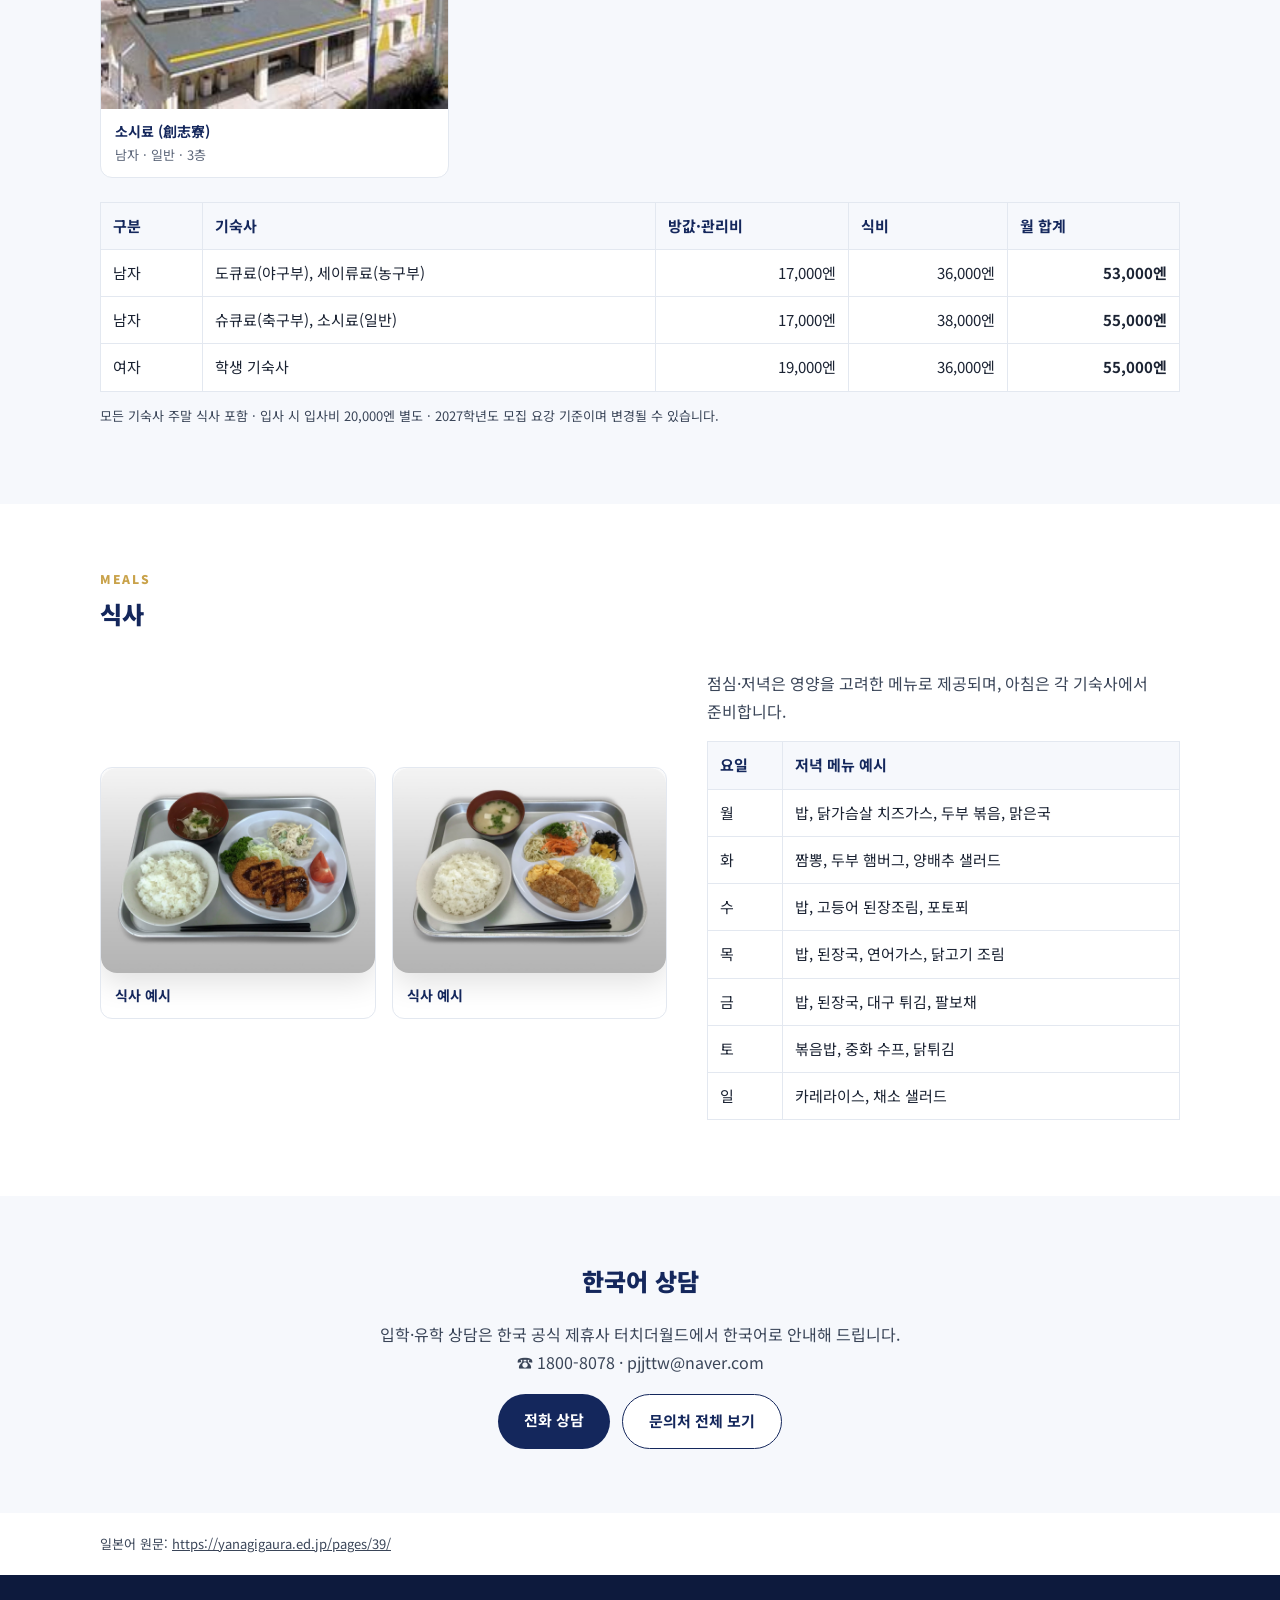
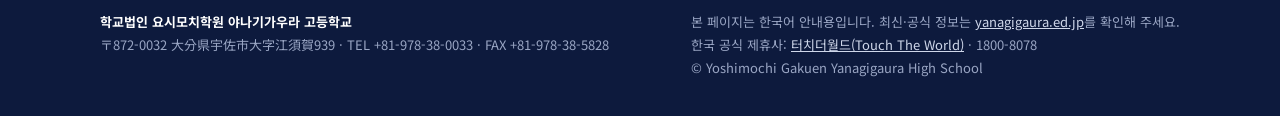
<file: dormitory/index.html>
<!doctype html>
<html lang="ko">
<head>
<meta charset="utf-8">
<meta name="viewport" content="width=device-width, initial-scale=1">
<title>기숙사 생활 | 야나기가우라 고등학교</title>
<meta name="description" content="야나기가우라 고등학교 기숙사 안내. 전 객실 냉난방, 주말 포함 하루 3식, Wi-Fi, 전임 사감 상주. 남자 기숙사 4동, 여자 기숙사 1동.">
<meta property="og:title" content="기숙사 생활 | 야나기가우라 고등학교">
<meta property="og:description" content="야나기가우라 고등학교 기숙사 안내. 전 객실 냉난방, 주말 포함 하루 3식, Wi-Fi, 전임 사감 상주. 남자 기숙사 4동, 여자 기숙사 1동.">
<meta property="og:locale" content="ko_KR">
<link rel="icon" href="/images/emblem.png">
<link rel="alternate" hreflang="ja" href="https://yanagigaura.ed.jp/pages/39/">
<link rel="preconnect" href="https://fonts.googleapis.com">
<link rel="preconnect" href="https://fonts.gstatic.com" crossorigin>
<link href="https://fonts.googleapis.com/css2?family=Noto+Sans+KR:wght@400;500;700;900&display=swap" rel="stylesheet">
<link rel="stylesheet" href="/style.css">
</head>
<body>

<header>
  <div class="wrap bar">
    <a class="brand" href="/">
      <img src="/images/emblem.png" alt="야나기가우라 고등학교 교표">
      <span><b>야나기가우라 고등학교</b><small>YANAGIGAURA HIGH SCHOOL · 柳ヶ浦高等学校</small></span>
    </a>
    <div style="display:flex;align-items:center">
      <nav id="nav"><ul>
        <li><a href="/">홈</a></li>
        <li><a href="/global/">유학생 코스</a></li>
        <li><a href="/facilities/">시설</a></li>
        <li><a href="/dormitory/" class="on">기숙사</a></li>
        <li><a href="/admission/">입시 요강</a></li>
        <li><a href="/scholarship/">학비·장학금</a></li>
        <li><a href="/careers/">진로</a></li>
        <li><a href="/#contact">문의</a></li>
      </ul></nav>
      <a class="lang" href="https://yanagigaura.ed.jp/" target="_blank" rel="noopener">日本語</a>
      <button class="menu-btn" aria-label="메뉴" onclick="document.getElementById('nav').classList.toggle('open')">☰</button>
    </div>
  </div>
</header>

<main class="page">
  <div class="page-hero">
    <div class="wrap">
      <div class="crumb"><a href="/">홈</a> › 학교생활 › 기숙사 생활</div>
      <h1>기숙사 생활</h1>
      <p>전 객실 냉난방 완비, 주말에도 하루 3식 제공, 모든 동에 Wi-Fi가 설치되어 있습니다. 남자 기숙사 4동, 여자 기숙사 1동을 운영합니다.</p>
    </div>
  </div>
  <section>
    <div class="wrap">
      <div class="about">
        <div>
          <h2><small>DORMITORY LIFE</small>자립을 배우고 미래를 준비합니다</h2>
          <p>각 기숙사에는 본교 교직원인 전임 사감·사모가 상주하며 생활 지도와 학생 상담을 맡습니다. 통금, 아침·저녁 점호, 소등 등 규칙적인 기숙사 생활을 통해 사회성과 자주성을 기릅니다.</p>
        </div>
        <ul class="sister">
          <li><em>생활</em>규칙적인 생활 리듬을 몸에 익힙니다.</li>
          <li><em>교류</em>유학생과 함께 생활하며 서로를 인정하는 마음을 기릅니다.</li>
          <li><em>자립</em>부모님과 떨어져 협조·자립·감사의 마음을 배웁니다.</li>
          <li><em>지원</em>전임 사감·사모가 상주해 생활과 고민을 돕습니다.</li>
        </ul>
      </div>
    </div>
  </section>

  <section class="alt">
    <div class="wrap">
      <h2><small>BUILDINGS</small>기숙사 종류와 비용</h2>
      <div class="gallery" style="margin-bottom:24px">
        <figure><img src="/images/dorm-girls1.jpg" alt="여자 기숙사 객실" loading="lazy"><figcaption>여자 기숙사 객실</figcaption></figure>
        <figure><img src="/images/dorm-girls2.jpg" alt="여자 기숙사 식당" loading="lazy"><figcaption>여자 기숙사 식당</figcaption></figure>
        <figure><img src="/images/dorm-girls3.jpg" alt="여자 기숙사 세면장" loading="lazy"><figcaption>여자 기숙사 세면장</figcaption></figure>
        <figure><img src="/images/dorm-tokyu.jpg" alt="도큐료 (闘球寮)" loading="lazy"><figcaption>도큐료 (闘球寮)<span>남자 · 야구부 · 5층</span></figcaption></figure>
        <figure><img src="/images/dorm-seiryu.jpg" alt="세이류료 (清柳寮)" loading="lazy"><figcaption>세이류료 (清柳寮)<span>남자 · 농구부 · 3층</span></figcaption></figure>
        <figure><img src="/images/dorm-shukyu.jpg" alt="슈큐료 (蹴球寮)" loading="lazy"><figcaption>슈큐료 (蹴球寮)<span>남자 · 축구부 · 2층</span></figcaption></figure>
        <figure><img src="/images/dorm-soshi.jpg" alt="소시료 (創志寮)" loading="lazy"><figcaption>소시료 (創志寮)<span>남자 · 일반 · 3층</span></figcaption></figure>
      </div>
      <div class="tbl-wrap"><table class="tbl">
        <tr><th>구분</th><th>기숙사</th><th>방값·관리비</th><th>식비</th><th>월 합계</th></tr>
        <tr><td>남자</td><td>도큐료(야구부), 세이류료(농구부)</td><td class="num">17,000엔</td><td class="num">36,000엔</td><td class="num"><b>53,000엔</b></td></tr>
        <tr><td>남자</td><td>슈큐료(축구부), 소시료(일반)</td><td class="num">17,000엔</td><td class="num">38,000엔</td><td class="num"><b>55,000엔</b></td></tr>
        <tr><td>여자</td><td>학생 기숙사</td><td class="num">19,000엔</td><td class="num">36,000엔</td><td class="num"><b>55,000엔</b></td></tr>
      </table></div>
      <p class="small">모든 기숙사 주말 식사 포함 · 입사 시 입사비 20,000엔 별도 · 2027학년도 모집 요강 기준이며 변경될 수 있습니다.</p>
    </div>
  </section>

  <section>
    <div class="wrap">
      <h2><small>MEALS</small>식사</h2>
      <div class="highlight">
        <div class="gallery" style="grid-template-columns:1fr 1fr">
          <figure><img src="/images/meal1.jpg" alt="식사 예시" loading="lazy"><figcaption>식사 예시</figcaption></figure>
          <figure><img src="/images/meal2.jpg" alt="식사 예시" loading="lazy"><figcaption>식사 예시</figcaption></figure>
        </div>
        <div>
          <p>점심·저녁은 영양을 고려한 메뉴로 제공되며, 아침은 각 기숙사에서 준비합니다.</p>
          <div class="tbl-wrap"><table class="tbl" style="min-width:0">
            <tr><th>요일</th><th>저녁 메뉴 예시</th></tr>
            <tr><td>월</td><td>밥, 닭가슴살 치즈가스, 두부 볶음, 맑은국</td></tr>
            <tr><td>화</td><td>짬뽕, 두부 햄버그, 양배추 샐러드</td></tr>
            <tr><td>수</td><td>밥, 고등어 된장조림, 포토푀</td></tr>
            <tr><td>목</td><td>밥, 된장국, 연어가스, 닭고기 조림</td></tr>
            <tr><td>금</td><td>밥, 된장국, 대구 튀김, 팔보채</td></tr>
            <tr><td>토</td><td>볶음밥, 중화 수프, 닭튀김</td></tr>
            <tr><td>일</td><td>카레라이스, 채소 샐러드</td></tr>
          </table></div>
        </div>
      </div>
    </div>
  </section>
  <section class="cta">
    <div class="wrap">
      <h2>한국어 상담</h2>
      <p>입학·유학 상담은 한국 공식 제휴사 터치더월드에서 한국어로 안내해 드립니다.<br>☎ 1800-8078 · pjjttw@naver.com</p>
      <div class="btns" style="justify-content:center">
        <a class="btn btn-p" href="tel:18008078">전화 상담</a>
        <a class="btn btn-o" href="/#contact">문의처 전체 보기</a>
      </div>
    </div>
  </section>
  <div class="wrap"><p class="small" style="margin:20px 0">일본어 원문: <a href="https://yanagigaura.ed.jp/pages/39/" target="_blank" rel="noopener">https://yanagigaura.ed.jp/pages/39/</a></p></div>
</main>

<footer>
  <div class="wrap">
    <div><b>학교법인 요시모치학원 야나기가우라 고등학교</b><br>〒872-0032 大分県宇佐市大字江須賀939 · TEL +81-978-38-0033 · FAX +81-978-38-5828</div>
    <div>본 페이지는 한국어 안내용입니다. 최신·공식 정보는 <a href="https://yanagigaura.ed.jp/" target="_blank" rel="noopener">yanagigaura.ed.jp</a>를 확인해 주세요.<br>한국 공식 제휴사: <a href="https://www.touchtheworld.co.kr" target="_blank" rel="noopener">터치더월드(Touch The World)</a> · 1800-8078<br>© Yoshimochi Gakuen Yanagigaura High School</div>
  </div>
</footer>

<script>
document.querySelectorAll('#nav a').forEach(a=>a.addEventListener('click',()=>document.getElementById('nav').classList.remove('open')));
</script>
</body>
</html>
</file>
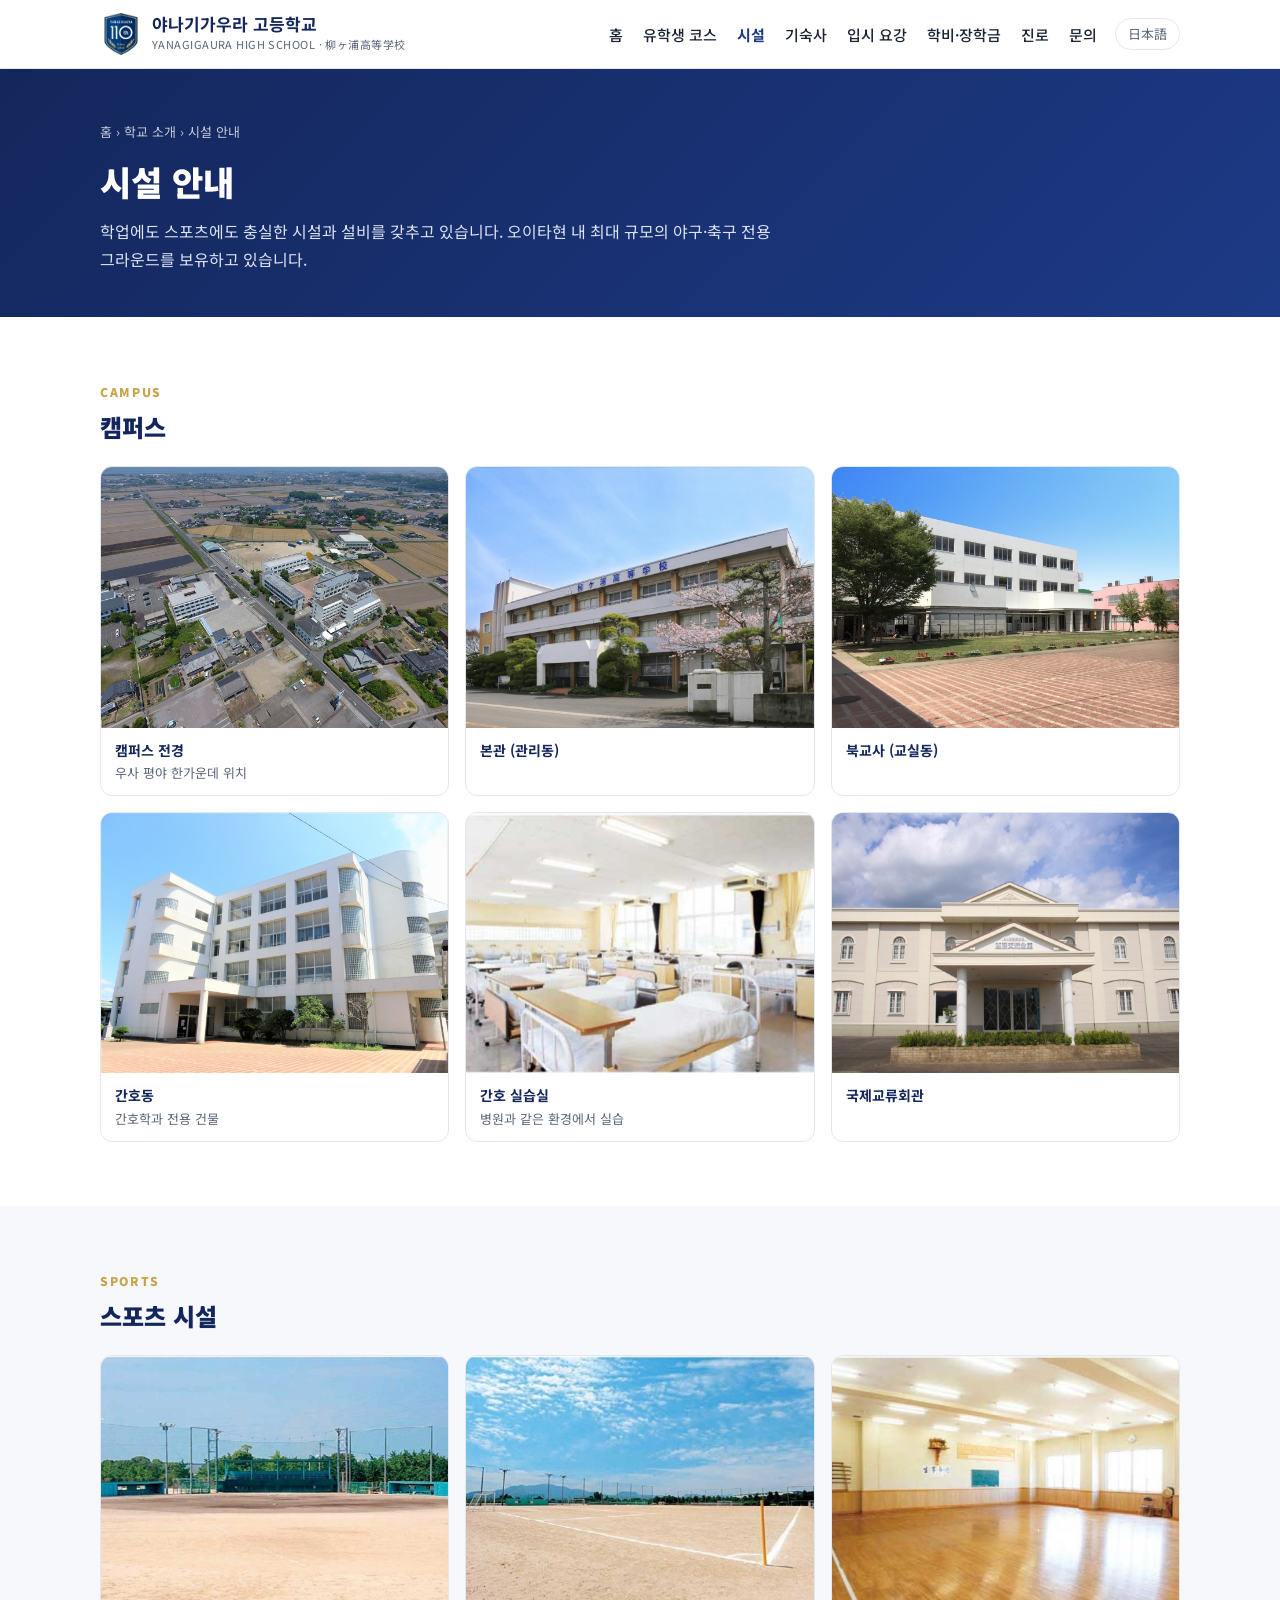
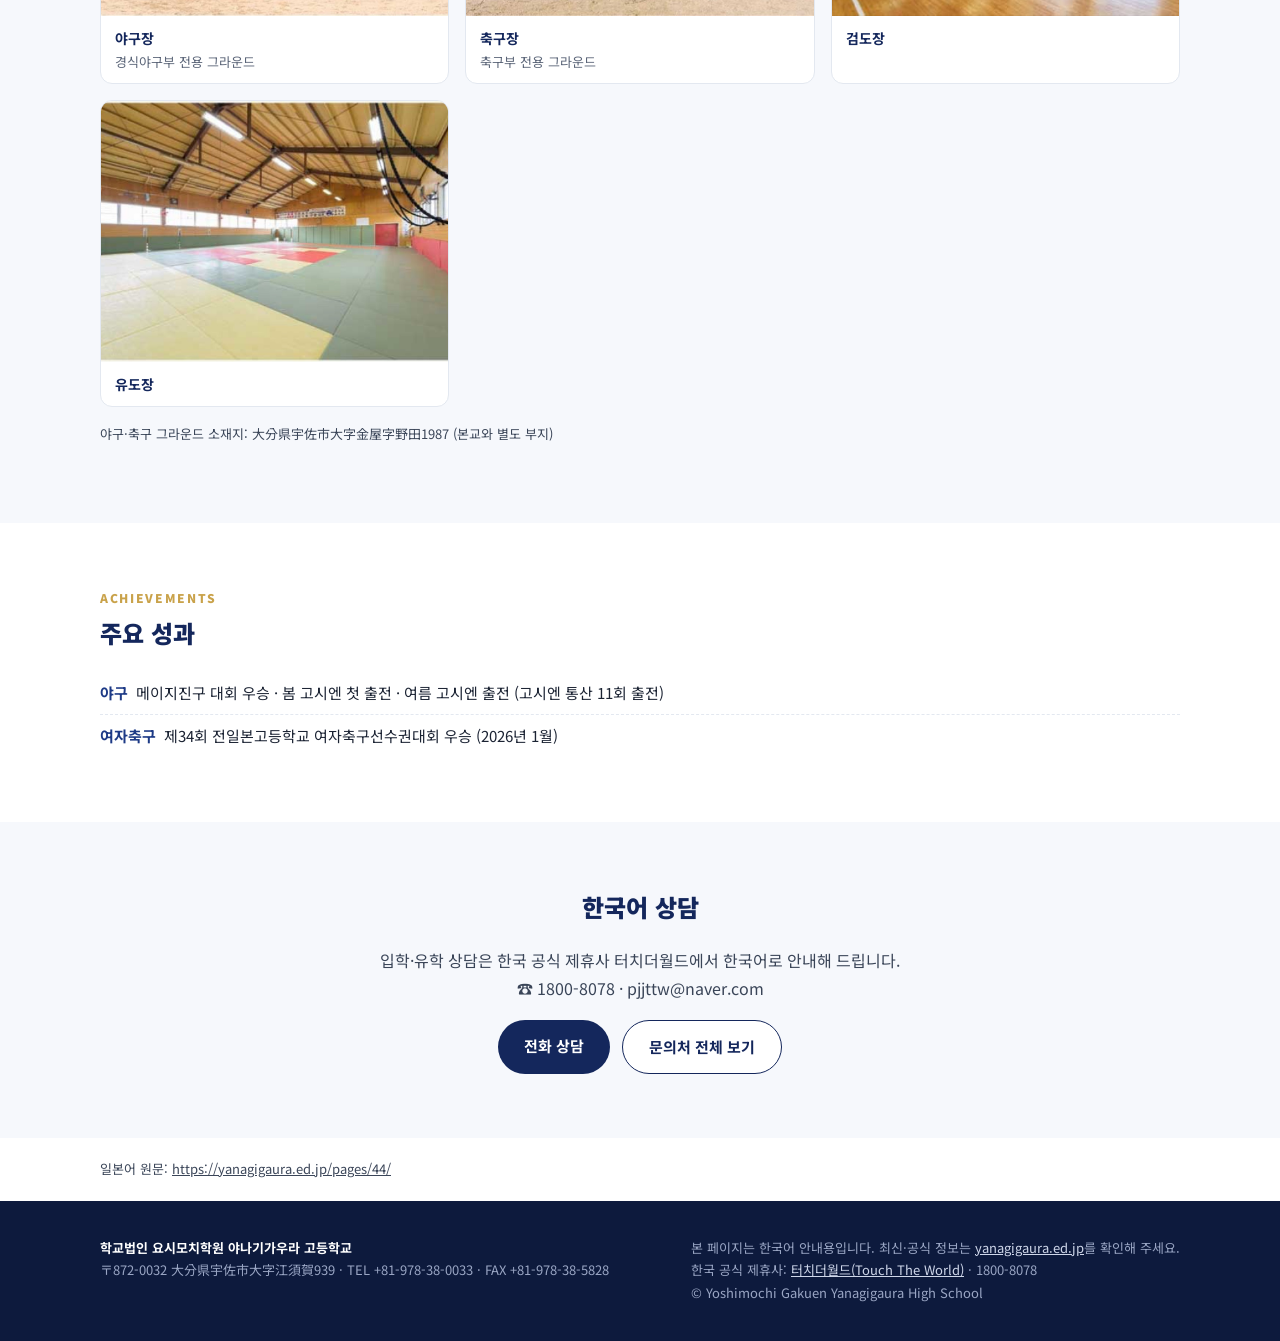
<file: facilities/index.html>
<!doctype html>
<html lang="ko">
<head>
<meta charset="utf-8">
<meta name="viewport" content="width=device-width, initial-scale=1">
<title>시설 안내 | 야나기가우라 고등학교</title>
<meta name="description" content="야나기가우라 고등학교 캠퍼스 시설 안내. 본관, 교실동, 간호동, 국제교류회관, 야구장·축구장, 검도장·유도장.">
<meta property="og:title" content="시설 안내 | 야나기가우라 고등학교">
<meta property="og:description" content="야나기가우라 고등학교 캠퍼스 시설 안내. 본관, 교실동, 간호동, 국제교류회관, 야구장·축구장, 검도장·유도장.">
<meta property="og:locale" content="ko_KR">
<link rel="icon" href="/images/emblem.png">
<link rel="alternate" hreflang="ja" href="https://yanagigaura.ed.jp/pages/44/">
<link rel="preconnect" href="https://fonts.googleapis.com">
<link rel="preconnect" href="https://fonts.gstatic.com" crossorigin>
<link href="https://fonts.googleapis.com/css2?family=Noto+Sans+KR:wght@400;500;700;900&display=swap" rel="stylesheet">
<link rel="stylesheet" href="/style.css">
</head>
<body>

<header>
  <div class="wrap bar">
    <a class="brand" href="/">
      <img src="/images/emblem.png" alt="야나기가우라 고등학교 교표">
      <span><b>야나기가우라 고등학교</b><small>YANAGIGAURA HIGH SCHOOL · 柳ヶ浦高等学校</small></span>
    </a>
    <div style="display:flex;align-items:center">
      <nav id="nav"><ul>
        <li><a href="/">홈</a></li>
        <li><a href="/global/">유학생 코스</a></li>
        <li><a href="/facilities/" class="on">시설</a></li>
        <li><a href="/dormitory/">기숙사</a></li>
        <li><a href="/admission/">입시 요강</a></li>
        <li><a href="/scholarship/">학비·장학금</a></li>
        <li><a href="/careers/">진로</a></li>
        <li><a href="/#contact">문의</a></li>
      </ul></nav>
      <a class="lang" href="https://yanagigaura.ed.jp/" target="_blank" rel="noopener">日本語</a>
      <button class="menu-btn" aria-label="메뉴" onclick="document.getElementById('nav').classList.toggle('open')">☰</button>
    </div>
  </div>
</header>

<main class="page">
  <div class="page-hero">
    <div class="wrap">
      <div class="crumb"><a href="/">홈</a> › 학교 소개 › 시설 안내</div>
      <h1>시설 안내</h1>
      <p>학업에도 스포츠에도 충실한 시설과 설비를 갖추고 있습니다. 오이타현 내 최대 규모의 야구·축구 전용 그라운드를 보유하고 있습니다.</p>
    </div>
  </div>
  <section>
    <div class="wrap">
      <h2><small>CAMPUS</small>캠퍼스</h2>
      <div class="gallery">
        <figure><img src="/images/fac-overview.jpg" alt="캠퍼스 전경" loading="lazy"><figcaption>캠퍼스 전경<span>우사 평야 한가운데 위치</span></figcaption></figure>
        <figure><img src="/images/fac-main.jpg" alt="본관 (관리동)" loading="lazy"><figcaption>본관 (관리동)</figcaption></figure>
        <figure><img src="/images/fac-north.jpg" alt="북교사 (교실동)" loading="lazy"><figcaption>북교사 (교실동)</figcaption></figure>
        <figure><img src="/images/fac-nursing.jpg" alt="간호동" loading="lazy"><figcaption>간호동<span>간호학과 전용 건물</span></figcaption></figure>
        <figure><img src="/images/fac-lab.jpg" alt="간호 실습실" loading="lazy"><figcaption>간호 실습실<span>병원과 같은 환경에서 실습</span></figcaption></figure>
        <figure><img src="/images/fac-intl.jpg" alt="국제교류회관" loading="lazy"><figcaption>국제교류회관</figcaption></figure>
      </div>
    </div>
  </section>

  <section class="alt">
    <div class="wrap">
      <h2><small>SPORTS</small>스포츠 시설</h2>
      <div class="gallery">
        <figure><img src="/images/fac-baseball.jpg" alt="야구장" loading="lazy"><figcaption>야구장<span>경식야구부 전용 그라운드</span></figcaption></figure>
        <figure><img src="/images/fac-soccer.jpg" alt="축구장" loading="lazy"><figcaption>축구장<span>축구부 전용 그라운드</span></figcaption></figure>
        <figure><img src="/images/fac-kendo.jpg" alt="검도장" loading="lazy"><figcaption>검도장</figcaption></figure>
        <figure><img src="/images/fac-judo.jpg" alt="유도장" loading="lazy"><figcaption>유도장</figcaption></figure>
      </div>
      <p class="small" style="margin-top:16px">야구·축구 그라운드 소재지: 大分県宇佐市大字金屋字野田1987 (본교와 별도 부지)</p>
    </div>
  </section>

  <section>
    <div class="wrap">
      <h2><small>ACHIEVEMENTS</small>주요 성과</h2>
      <ul class="sister">
        <li><em>야구</em>메이지진구 대회 우승 · 봄 고시엔 첫 출전 · 여름 고시엔 출전 (고시엔 통산 11회 출전)</li>
        <li><em>여자축구</em>제34회 전일본고등학교 여자축구선수권대회 우승 (2026년 1월)</li>
      </ul>
    </div>
  </section>
  <section class="cta">
    <div class="wrap">
      <h2>한국어 상담</h2>
      <p>입학·유학 상담은 한국 공식 제휴사 터치더월드에서 한국어로 안내해 드립니다.<br>☎ 1800-8078 · pjjttw@naver.com</p>
      <div class="btns" style="justify-content:center">
        <a class="btn btn-p" href="tel:18008078">전화 상담</a>
        <a class="btn btn-o" href="/#contact">문의처 전체 보기</a>
      </div>
    </div>
  </section>
  <div class="wrap"><p class="small" style="margin:20px 0">일본어 원문: <a href="https://yanagigaura.ed.jp/pages/44/" target="_blank" rel="noopener">https://yanagigaura.ed.jp/pages/44/</a></p></div>
</main>

<footer>
  <div class="wrap">
    <div><b>학교법인 요시모치학원 야나기가우라 고등학교</b><br>〒872-0032 大分県宇佐市大字江須賀939 · TEL +81-978-38-0033 · FAX +81-978-38-5828</div>
    <div>본 페이지는 한국어 안내용입니다. 최신·공식 정보는 <a href="https://yanagigaura.ed.jp/" target="_blank" rel="noopener">yanagigaura.ed.jp</a>를 확인해 주세요.<br>한국 공식 제휴사: <a href="https://www.touchtheworld.co.kr" target="_blank" rel="noopener">터치더월드(Touch The World)</a> · 1800-8078<br>© Yoshimochi Gakuen Yanagigaura High School</div>
  </div>
</footer>

<script>
document.querySelectorAll('#nav a').forEach(a=>a.addEventListener('click',()=>document.getElementById('nav').classList.remove('open')));
</script>
</body>
</html>
</file>
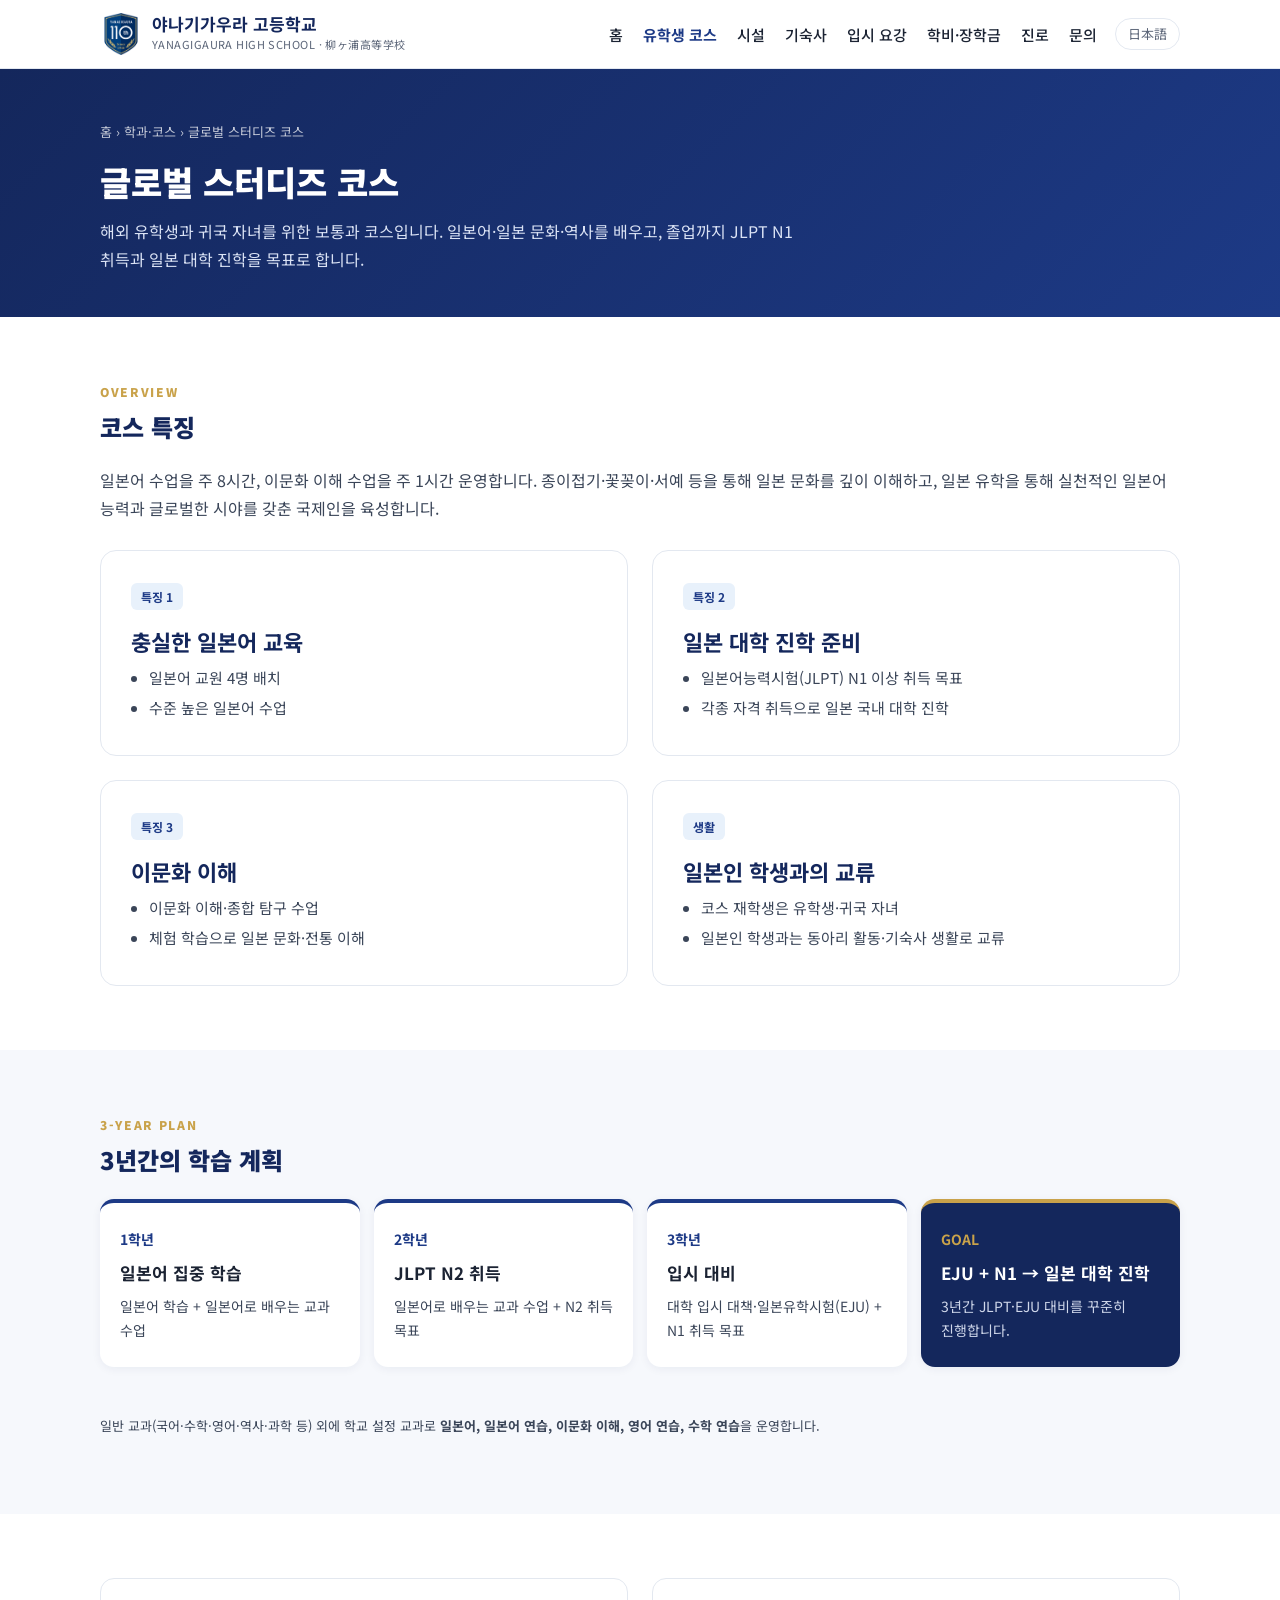
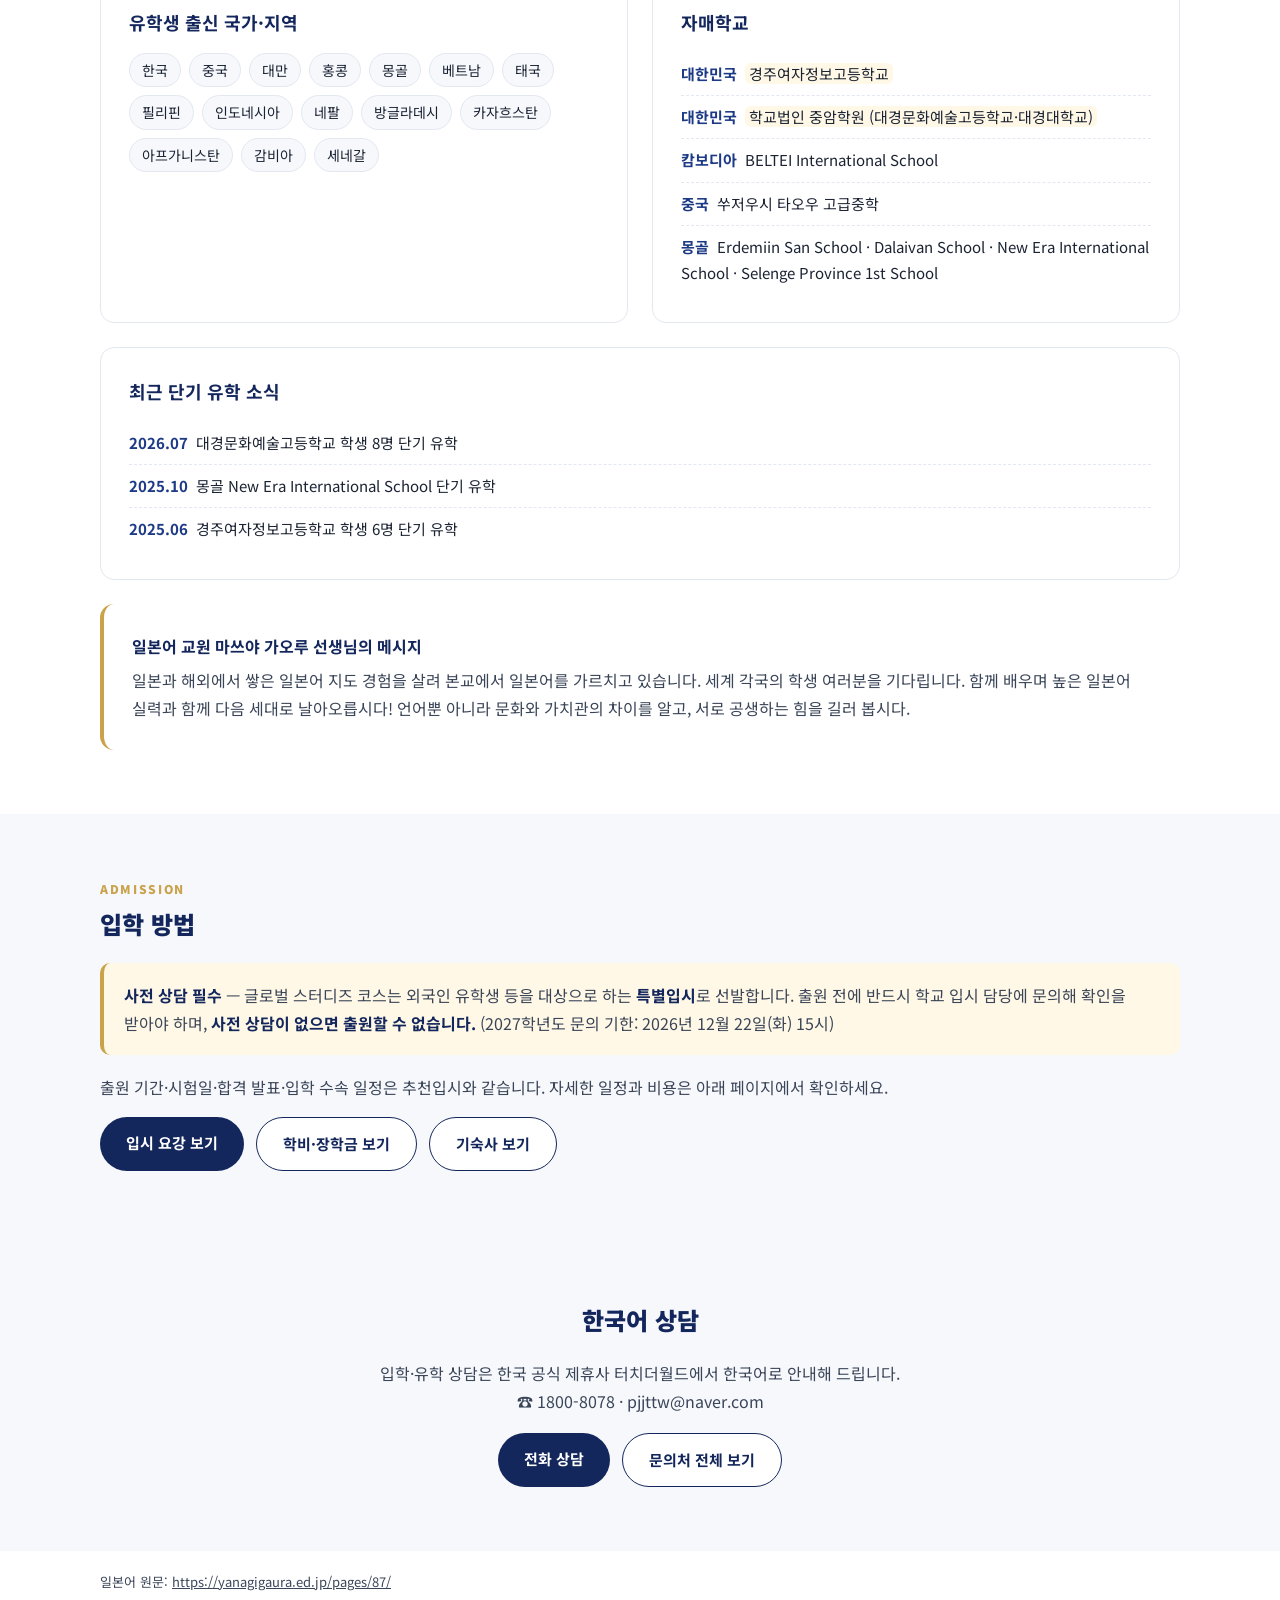
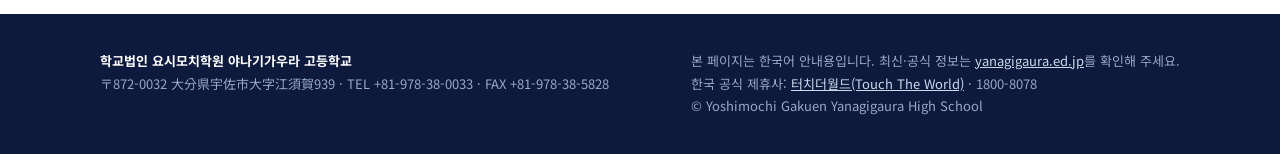
<file: global/index.html>
<!doctype html>
<html lang="ko">
<head>
<meta charset="utf-8">
<meta name="viewport" content="width=device-width, initial-scale=1">
<title>글로벌 스터디즈 코스 | 야나기가우라 고등학교</title>
<meta name="description" content="야나기가우라 고등학교 보통과 글로벌 스터디즈 코스(유학생·귀국 자녀 코스) 안내. 일본어 집중 교육, JLPT N1·EJU 대비, 일본 대학 진학.">
<meta property="og:title" content="글로벌 스터디즈 코스 | 야나기가우라 고등학교">
<meta property="og:description" content="야나기가우라 고등학교 보통과 글로벌 스터디즈 코스(유학생·귀국 자녀 코스) 안내. 일본어 집중 교육, JLPT N1·EJU 대비, 일본 대학 진학.">
<meta property="og:locale" content="ko_KR">
<link rel="icon" href="/images/emblem.png">
<link rel="alternate" hreflang="ja" href="https://yanagigaura.ed.jp/pages/87/">
<link rel="preconnect" href="https://fonts.googleapis.com">
<link rel="preconnect" href="https://fonts.gstatic.com" crossorigin>
<link href="https://fonts.googleapis.com/css2?family=Noto+Sans+KR:wght@400;500;700;900&display=swap" rel="stylesheet">
<link rel="stylesheet" href="/style.css">
</head>
<body>

<header>
  <div class="wrap bar">
    <a class="brand" href="/">
      <img src="/images/emblem.png" alt="야나기가우라 고등학교 교표">
      <span><b>야나기가우라 고등학교</b><small>YANAGIGAURA HIGH SCHOOL · 柳ヶ浦高等学校</small></span>
    </a>
    <div style="display:flex;align-items:center">
      <nav id="nav"><ul>
        <li><a href="/">홈</a></li>
        <li><a href="/global/" class="on">유학생 코스</a></li>
        <li><a href="/facilities/">시설</a></li>
        <li><a href="/dormitory/">기숙사</a></li>
        <li><a href="/admission/">입시 요강</a></li>
        <li><a href="/scholarship/">학비·장학금</a></li>
        <li><a href="/careers/">진로</a></li>
        <li><a href="/#contact">문의</a></li>
      </ul></nav>
      <a class="lang" href="https://yanagigaura.ed.jp/" target="_blank" rel="noopener">日本語</a>
      <button class="menu-btn" aria-label="메뉴" onclick="document.getElementById('nav').classList.toggle('open')">☰</button>
    </div>
  </div>
</header>

<main class="page">
  <div class="page-hero">
    <div class="wrap">
      <div class="crumb"><a href="/">홈</a> › 학과·코스 › 글로벌 스터디즈 코스</div>
      <h1>글로벌 스터디즈 코스</h1>
      <p>해외 유학생과 귀국 자녀를 위한 보통과 코스입니다. 일본어·일본 문화·역사를 배우고, 졸업까지 JLPT N1 취득과 일본 대학 진학을 목표로 합니다.</p>
    </div>
  </div>
  <section>
    <div class="wrap">
      <h2><small>OVERVIEW</small>코스 특징</h2>
      <p>일본어 수업을 주 8시간, 이문화 이해 수업을 주 1시간 운영합니다. 종이접기·꽃꽂이·서예 등을 통해 일본 문화를 깊이 이해하고, 일본 유학을 통해 실천적인 일본어 능력과 글로벌한 시야를 갖춘 국제인을 육성합니다.</p>
      <div class="cards" style="margin-top:28px">
        <div class="card"><span class="tag">특징 1</span><h3>충실한 일본어 교육</h3><ul><li>일본어 교원 4명 배치</li><li>수준 높은 일본어 수업</li></ul></div>
        <div class="card"><span class="tag">특징 2</span><h3>일본 대학 진학 준비</h3><ul><li>일본어능력시험(JLPT) N1 이상 취득 목표</li><li>각종 자격 취득으로 일본 국내 대학 진학</li></ul></div>
        <div class="card"><span class="tag">특징 3</span><h3>이문화 이해</h3><ul><li>이문화 이해·종합 탐구 수업</li><li>체험 학습으로 일본 문화·전통 이해</li></ul></div>
        <div class="card"><span class="tag">생활</span><h3>일본인 학생과의 교류</h3><ul><li>코스 재학생은 유학생·귀국 자녀</li><li>일본인 학생과는 동아리 활동·기숙사 생활로 교류</li></ul></div>
      </div>
    </div>
  </section>

  <section class="alt">
    <div class="wrap">
      <h2><small>3-YEAR PLAN</small>3년간의 학습 계획</h2>
      <div class="plan">
        <div class="step"><b>1학년</b><h4>일본어 집중 학습</h4><p>일본어 학습 + 일본어로 배우는 교과 수업</p></div>
        <div class="step"><b>2학년</b><h4>JLPT N2 취득</h4><p>일본어로 배우는 교과 수업 + N2 취득 목표</p></div>
        <div class="step"><b>3학년</b><h4>입시 대비</h4><p>대학 입시 대책·일본유학시험(EJU) + N1 취득 목표</p></div>
        <div class="step goal"><b>GOAL</b><h4>EJU + N1 → 일본 대학 진학</h4><p>3년간 JLPT·EJU 대비를 꾸준히 진행합니다.</p></div>
      </div>
      <p class="small">일반 교과(국어·수학·영어·역사·과학 등) 외에 학교 설정 교과로 <b>일본어, 일본어 연습, 이문화 이해, 영어 연습, 수학 연습</b>을 운영합니다.</p>
    </div>
  </section>

  <section>
    <div class="wrap">
      <div class="g-grid">
        <div class="box">
          <h4>유학생 출신 국가·지역</h4>
          <div class="chips">
            <span class="kr">한국</span><span>중국</span><span>대만</span><span>홍콩</span><span>몽골</span><span>베트남</span><span>태국</span><span>필리핀</span><span>인도네시아</span><span>네팔</span><span>방글라데시</span><span>카자흐스탄</span><span>아프가니스탄</span><span>감비아</span><span>세네갈</span>
          </div>
        </div>
        <div class="box">
          <h4>자매학교</h4>
          <ul class="sister">
            <li><em>대한민국</em><span class="kr">경주여자정보고등학교</span></li>
            <li><em>대한민국</em><span class="kr">학교법인 중암학원 (대경문화예술고등학교·대경대학교)</span></li>
            <li><em>캄보디아</em>BELTEI International School</li>
            <li><em>중국</em>쑤저우시 타오우 고급중학</li>
            <li><em>몽골</em>Erdemiin San School · Dalaivan School · New Era International School · Selenge Province 1st School</li>
          </ul>
        </div>
      </div>
      <div class="box" style="margin-top:24px">
        <h4>최근 단기 유학 소식</h4>
        <ul class="sister">
          <li><em>2026.07</em>대경문화예술고등학교 학생 8명 단기 유학</li>
          <li><em>2025.10</em>몽골 New Era International School 단기 유학</li>
          <li><em>2025.06</em>경주여자정보고등학교 학생 6명 단기 유학</li>
        </ul>
      </div>
      <div class="msg">
        <b>일본어 교원 마쓰야 가오루 선생님의 메시지</b>
        일본과 해외에서 쌓은 일본어 지도 경험을 살려 본교에서 일본어를 가르치고 있습니다. 세계 각국의 학생 여러분을 기다립니다. 함께 배우며 높은 일본어 실력과 함께 다음 세대로 날아오릅시다! 언어뿐 아니라 문화와 가치관의 차이를 알고, 서로 공생하는 힘을 길러 봅시다.
      </div>
    </div>
  </section>

  <section class="alt">
    <div class="wrap">
      <h2><small>ADMISSION</small>입학 방법</h2>
      <div class="notice"><b>사전 상담 필수</b> — 글로벌 스터디즈 코스는 외국인 유학생 등을 대상으로 하는 <b>특별입시</b>로 선발합니다. 출원 전에 반드시 학교 입시 담당에 문의해 확인을 받아야 하며, <b>사전 상담이 없으면 출원할 수 없습니다.</b> (2027학년도 문의 기한: 2026년 12월 22일(화) 15시)</div>
      <p>출원 기간·시험일·합격 발표·입학 수속 일정은 추천입시와 같습니다. 자세한 일정과 비용은 아래 페이지에서 확인하세요.</p>
      <div class="btns"><a class="btn btn-p" href="/admission/">입시 요강 보기</a><a class="btn btn-o" href="/scholarship/">학비·장학금 보기</a><a class="btn btn-o" href="/dormitory/">기숙사 보기</a></div>
    </div>
  </section>
  <section class="cta">
    <div class="wrap">
      <h2>한국어 상담</h2>
      <p>입학·유학 상담은 한국 공식 제휴사 터치더월드에서 한국어로 안내해 드립니다.<br>☎ 1800-8078 · pjjttw@naver.com</p>
      <div class="btns" style="justify-content:center">
        <a class="btn btn-p" href="tel:18008078">전화 상담</a>
        <a class="btn btn-o" href="/#contact">문의처 전체 보기</a>
      </div>
    </div>
  </section>
  <div class="wrap"><p class="small" style="margin:20px 0">일본어 원문: <a href="https://yanagigaura.ed.jp/pages/87/" target="_blank" rel="noopener">https://yanagigaura.ed.jp/pages/87/</a></p></div>
</main>

<footer>
  <div class="wrap">
    <div><b>학교법인 요시모치학원 야나기가우라 고등학교</b><br>〒872-0032 大分県宇佐市大字江須賀939 · TEL +81-978-38-0033 · FAX +81-978-38-5828</div>
    <div>본 페이지는 한국어 안내용입니다. 최신·공식 정보는 <a href="https://yanagigaura.ed.jp/" target="_blank" rel="noopener">yanagigaura.ed.jp</a>를 확인해 주세요.<br>한국 공식 제휴사: <a href="https://www.touchtheworld.co.kr" target="_blank" rel="noopener">터치더월드(Touch The World)</a> · 1800-8078<br>© Yoshimochi Gakuen Yanagigaura High School</div>
  </div>
</footer>

<script>
document.querySelectorAll('#nav a').forEach(a=>a.addEventListener('click',()=>document.getElementById('nav').classList.remove('open')));
</script>
</body>
</html>
</file>
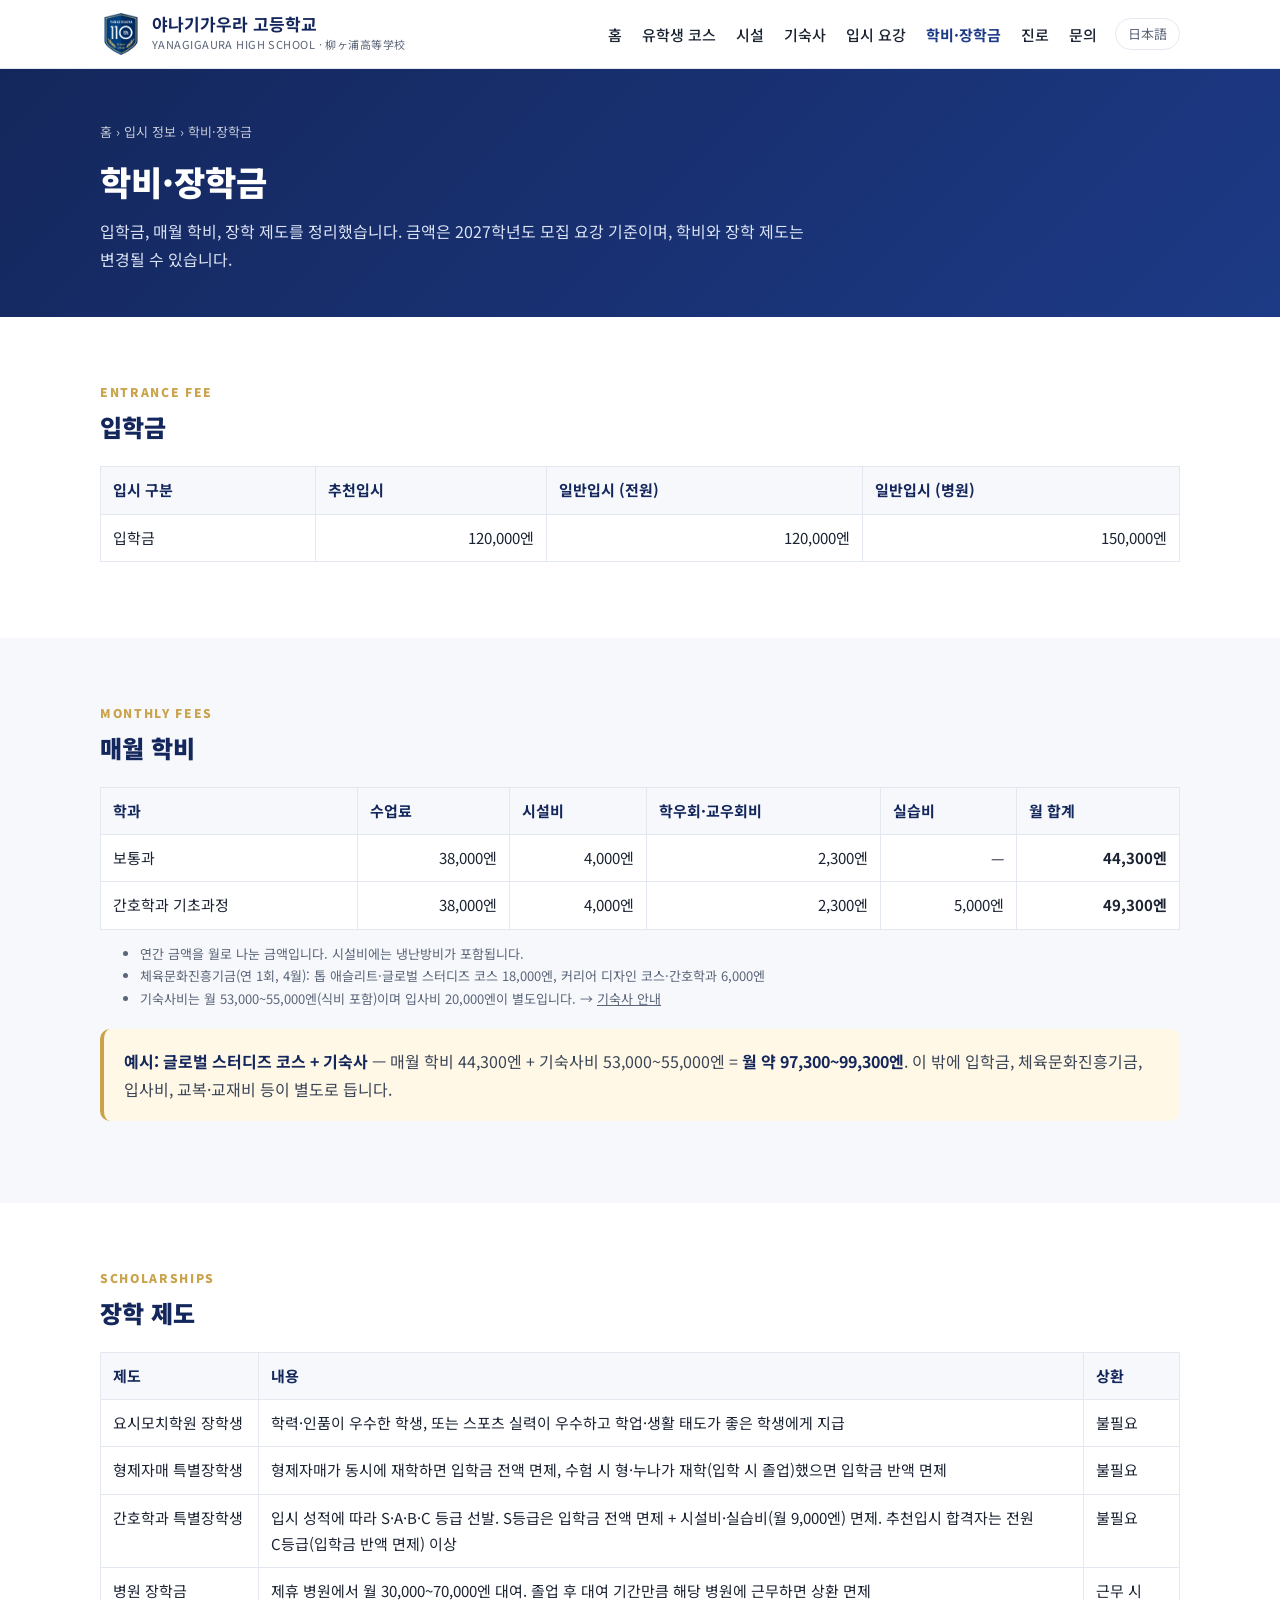
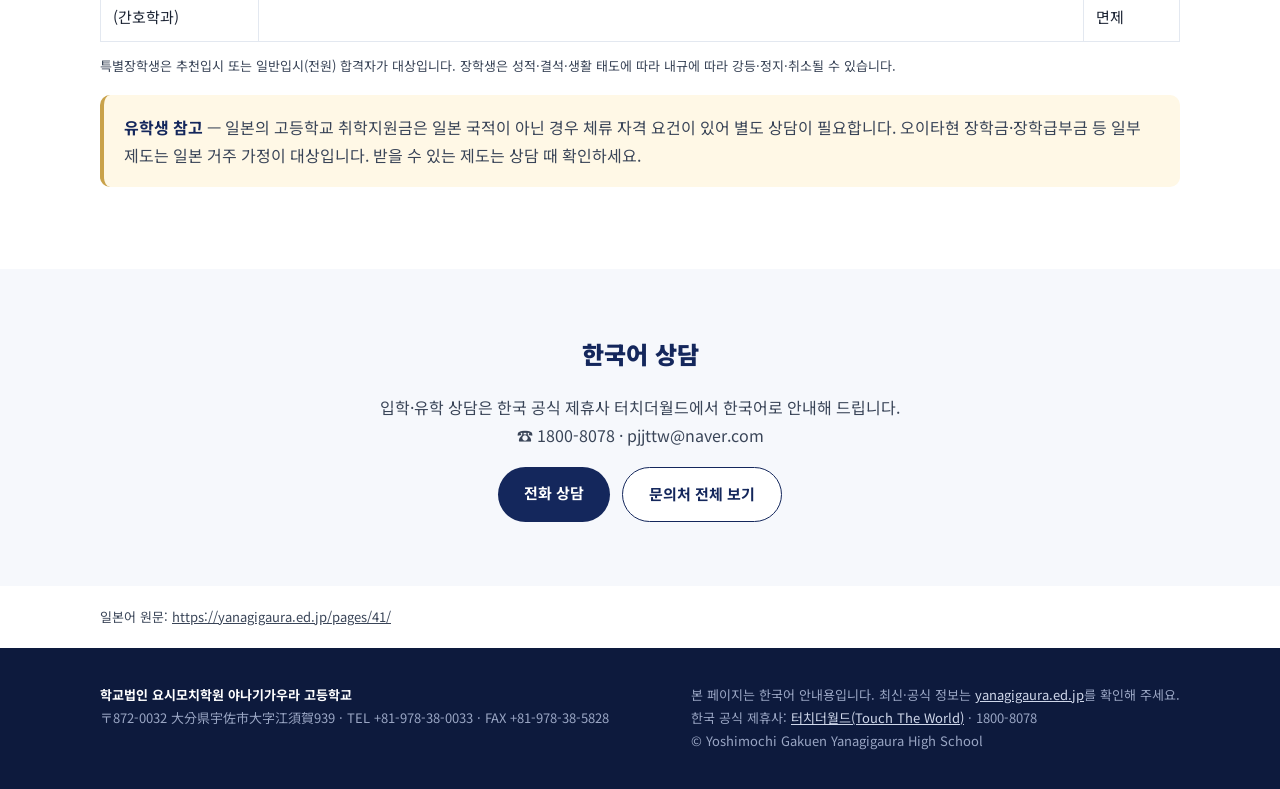
<file: scholarship/index.html>
<!doctype html>
<html lang="ko">
<head>
<meta charset="utf-8">
<meta name="viewport" content="width=device-width, initial-scale=1">
<title>학비·장학금 | 야나기가우라 고등학교</title>
<meta name="description" content="야나기가우라 고등학교 입학금, 월 학비, 기숙사비, 장학금·감면 제도 안내 (2027학년도 모집 요강 기준).">
<meta property="og:title" content="학비·장학금 | 야나기가우라 고등학교">
<meta property="og:description" content="야나기가우라 고등학교 입학금, 월 학비, 기숙사비, 장학금·감면 제도 안내 (2027학년도 모집 요강 기준).">
<meta property="og:locale" content="ko_KR">
<link rel="icon" href="/images/emblem.png">
<link rel="alternate" hreflang="ja" href="https://yanagigaura.ed.jp/pages/41/">
<link rel="preconnect" href="https://fonts.googleapis.com">
<link rel="preconnect" href="https://fonts.gstatic.com" crossorigin>
<link href="https://fonts.googleapis.com/css2?family=Noto+Sans+KR:wght@400;500;700;900&display=swap" rel="stylesheet">
<link rel="stylesheet" href="/style.css">
</head>
<body>

<header>
  <div class="wrap bar">
    <a class="brand" href="/">
      <img src="/images/emblem.png" alt="야나기가우라 고등학교 교표">
      <span><b>야나기가우라 고등학교</b><small>YANAGIGAURA HIGH SCHOOL · 柳ヶ浦高等学校</small></span>
    </a>
    <div style="display:flex;align-items:center">
      <nav id="nav"><ul>
        <li><a href="/">홈</a></li>
        <li><a href="/global/">유학생 코스</a></li>
        <li><a href="/facilities/">시설</a></li>
        <li><a href="/dormitory/">기숙사</a></li>
        <li><a href="/admission/">입시 요강</a></li>
        <li><a href="/scholarship/" class="on">학비·장학금</a></li>
        <li><a href="/careers/">진로</a></li>
        <li><a href="/#contact">문의</a></li>
      </ul></nav>
      <a class="lang" href="https://yanagigaura.ed.jp/" target="_blank" rel="noopener">日本語</a>
      <button class="menu-btn" aria-label="메뉴" onclick="document.getElementById('nav').classList.toggle('open')">☰</button>
    </div>
  </div>
</header>

<main class="page">
  <div class="page-hero">
    <div class="wrap">
      <div class="crumb"><a href="/">홈</a> › 입시 정보 › 학비·장학금</div>
      <h1>학비·장학금</h1>
      <p>입학금, 매월 학비, 장학 제도를 정리했습니다. 금액은 2027학년도 모집 요강 기준이며, 학비와 장학 제도는 변경될 수 있습니다.</p>
    </div>
  </div>
  <section>
    <div class="wrap">
      <h2><small>ENTRANCE FEE</small>입학금</h2>
      <div class="tbl-wrap"><table class="tbl">
        <tr><th>입시 구분</th><th>추천입시</th><th>일반입시 (전원)</th><th>일반입시 (병원)</th></tr>
        <tr><td>입학금</td><td class="num">120,000엔</td><td class="num">120,000엔</td><td class="num">150,000엔</td></tr>
      </table></div>
    </div>
  </section>

  <section class="alt">
    <div class="wrap">
      <h2><small>MONTHLY FEES</small>매월 학비</h2>
      <div class="tbl-wrap"><table class="tbl">
        <tr><th>학과</th><th>수업료</th><th>시설비</th><th>학우회·교우회비</th><th>실습비</th><th>월 합계</th></tr>
        <tr><td>보통과</td><td class="num">38,000엔</td><td class="num">4,000엔</td><td class="num">2,300엔</td><td class="num">—</td><td class="num"><b>44,300엔</b></td></tr>
        <tr><td>간호학과 기초과정</td><td class="num">38,000엔</td><td class="num">4,000엔</td><td class="num">2,300엔</td><td class="num">5,000엔</td><td class="num"><b>49,300엔</b></td></tr>
      </table></div>
      <ul class="small">
        <li>연간 금액을 월로 나눈 금액입니다. 시설비에는 냉난방비가 포함됩니다.</li>
        <li>체육문화진흥기금(연 1회, 4월): 톱 애슬리트·글로벌 스터디즈 코스 18,000엔, 커리어 디자인 코스·간호학과 6,000엔</li>
        <li>기숙사비는 월 53,000~55,000엔(식비 포함)이며 입사비 20,000엔이 별도입니다. → <a href="/dormitory/">기숙사 안내</a></li>
      </ul>
      <div class="notice"><b>예시: 글로벌 스터디즈 코스 + 기숙사</b> — 매월 학비 44,300엔 + 기숙사비 53,000~55,000엔 = <b>월 약 97,300~99,300엔</b>. 이 밖에 입학금, 체육문화진흥기금, 입사비, 교복·교재비 등이 별도로 듭니다.</div>
    </div>
  </section>

  <section>
    <div class="wrap">
      <h2><small>SCHOLARSHIPS</small>장학 제도</h2>
      <div class="tbl-wrap"><table class="tbl">
        <tr><th>제도</th><th>내용</th><th>상환</th></tr>
        <tr><td>요시모치학원 장학생</td><td>학력·인품이 우수한 학생, 또는 스포츠 실력이 우수하고 학업·생활 태도가 좋은 학생에게 지급</td><td>불필요</td></tr>
        <tr><td>형제자매 특별장학생</td><td>형제자매가 동시에 재학하면 입학금 전액 면제, 수험 시 형·누나가 재학(입학 시 졸업)했으면 입학금 반액 면제</td><td>불필요</td></tr>
        <tr><td>간호학과 특별장학생</td><td>입시 성적에 따라 S·A·B·C 등급 선발. S등급은 입학금 전액 면제 + 시설비·실습비(월 9,000엔) 면제. 추천입시 합격자는 전원 C등급(입학금 반액 면제) 이상</td><td>불필요</td></tr>
        <tr><td>병원 장학금 (간호학과)</td><td>제휴 병원에서 월 30,000~70,000엔 대여. 졸업 후 대여 기간만큼 해당 병원에 근무하면 상환 면제</td><td>근무 시 면제</td></tr>
      </table></div>
      <p class="small">특별장학생은 추천입시 또는 일반입시(전원) 합격자가 대상입니다. 장학생은 성적·결석·생활 태도에 따라 내규에 따라 강등·정지·취소될 수 있습니다.</p>
      <div class="notice"><b>유학생 참고</b> — 일본의 고등학교 취학지원금은 일본 국적이 아닌 경우 체류 자격 요건이 있어 별도 상담이 필요합니다. 오이타현 장학금·장학급부금 등 일부 제도는 일본 거주 가정이 대상입니다. 받을 수 있는 제도는 상담 때 확인하세요.</div>
    </div>
  </section>
  <section class="cta">
    <div class="wrap">
      <h2>한국어 상담</h2>
      <p>입학·유학 상담은 한국 공식 제휴사 터치더월드에서 한국어로 안내해 드립니다.<br>☎ 1800-8078 · pjjttw@naver.com</p>
      <div class="btns" style="justify-content:center">
        <a class="btn btn-p" href="tel:18008078">전화 상담</a>
        <a class="btn btn-o" href="/#contact">문의처 전체 보기</a>
      </div>
    </div>
  </section>
  <div class="wrap"><p class="small" style="margin:20px 0">일본어 원문: <a href="https://yanagigaura.ed.jp/pages/41/" target="_blank" rel="noopener">https://yanagigaura.ed.jp/pages/41/</a></p></div>
</main>

<footer>
  <div class="wrap">
    <div><b>학교법인 요시모치학원 야나기가우라 고등학교</b><br>〒872-0032 大分県宇佐市大字江須賀939 · TEL +81-978-38-0033 · FAX +81-978-38-5828</div>
    <div>본 페이지는 한국어 안내용입니다. 최신·공식 정보는 <a href="https://yanagigaura.ed.jp/" target="_blank" rel="noopener">yanagigaura.ed.jp</a>를 확인해 주세요.<br>한국 공식 제휴사: <a href="https://www.touchtheworld.co.kr" target="_blank" rel="noopener">터치더월드(Touch The World)</a> · 1800-8078<br>© Yoshimochi Gakuen Yanagigaura High School</div>
  </div>
</footer>

<script>
document.querySelectorAll('#nav a').forEach(a=>a.addEventListener('click',()=>document.getElementById('nav').classList.remove('open')));
</script>
</body>
</html>
</file>
<file: style.css>
:root{
  --navy:#14275c; --navy-2:#1d3a86; --gold:#c9a24a; --sky:#e8f1fb;
  --ink:#1b2333; --muted:#5b6578; --line:#e3e8f0; --bg:#ffffff; --soft:#f6f8fc;
}
*{box-sizing:border-box}
html{scroll-behavior:smooth;scroll-padding-top:72px}
body{margin:0;font-family:"Noto Sans KR",system-ui,sans-serif;color:var(--ink);background:var(--bg);line-height:1.75;word-break:keep-all}
img{max-width:100%;display:block}
a{color:inherit}
.wrap{max-width:1120px;margin:0 auto;padding:0 20px}

/* header */
header{position:sticky;top:0;z-index:10;background:rgba(255,255,255,.95);backdrop-filter:blur(8px);border-bottom:1px solid var(--line)}
.bar{display:flex;align-items:center;justify-content:space-between;height:68px}
.brand{display:flex;align-items:center;gap:10px;text-decoration:none}
.brand img{width:42px;height:42px}
.brand b{display:block;font-size:17px;color:var(--navy);line-height:1.2}
.brand small{display:block;font-size:11px;color:var(--muted);letter-spacing:.04em}
nav ul{display:flex;gap:26px;list-style:none;margin:0;padding:0}
nav a{text-decoration:none;font-size:15px;font-weight:500}
nav a:hover{color:var(--navy-2)}
.lang{font-size:13px;border:1px solid var(--line);border-radius:20px;padding:4px 12px;text-decoration:none;color:var(--muted);margin-left:18px}
.menu-btn{display:none;background:none;border:0;font-size:26px;cursor:pointer;color:var(--navy)}

/* hero */
.hero{position:relative;background:linear-gradient(90deg,#f3f8fe 0%,#f3f8fe 35%,rgba(243,248,254,0) 60%),url(images/campus.jpg) right center/cover no-repeat;min-height:520px;display:flex;align-items:center}
.hero .wrap{width:100%}
.hero-text{max-width:540px;padding:60px 0}
.eyebrow{display:inline-block;font-size:13px;font-weight:700;color:var(--gold);letter-spacing:.12em;margin-bottom:14px}
.hero h1{font-size:44px;line-height:1.3;margin:0 0 18px;color:var(--navy);font-weight:900}
.hero p{font-size:17px;color:#34405a;margin:0 0 28px}
.btns{display:flex;gap:12px;flex-wrap:wrap}
.btn{display:inline-block;padding:13px 26px;border-radius:999px;text-decoration:none;font-weight:700;font-size:15px}
.btn-p{background:var(--navy);color:#fff}
.btn-p:hover{background:var(--navy-2)}
.btn-o{border:1.5px solid var(--navy);color:var(--navy);background:#fff}

/* stats */
.stats{background:var(--navy);color:#fff}
.stats .wrap{display:grid;grid-template-columns:repeat(4,1fr);text-align:center}
.stat{padding:30px 10px;border-right:1px solid rgba(255,255,255,.15)}
.stat:last-child{border-right:0}
.stat b{display:block;font-size:34px;font-weight:900;color:var(--gold);line-height:1.2}
.stat span{font-size:14px;opacity:.85}

/* sections */
section{padding:90px 0}
section.alt{background:var(--soft)}
.sec-head{text-align:center;margin-bottom:48px}
.sec-head small{display:block;color:var(--gold);font-weight:700;letter-spacing:.16em;font-size:13px;margin-bottom:8px}
.sec-head h2{font-size:32px;margin:0;color:var(--navy);font-weight:900}
.sec-head p{color:var(--muted);max-width:720px;margin:14px auto 0}
.about{display:grid;grid-template-columns:1fr 1fr;gap:50px;align-items:center}
.about blockquote{margin:0;font-size:22px;font-weight:700;color:var(--navy);line-height:1.6;border-left:4px solid var(--gold);padding-left:20px}
.about p{color:#3a4558}

/* course cards */
.cards{display:grid;grid-template-columns:repeat(2,1fr);gap:24px}
.card{background:#fff;border:1px solid var(--line);border-radius:16px;padding:30px;position:relative;overflow:hidden}
.card .tag{display:inline-block;font-size:12px;font-weight:700;color:var(--navy-2);background:var(--sky);padding:3px 10px;border-radius:6px}
.card h3{font-size:22px;margin:12px 0 2px;color:var(--navy)}
.card .en{font-size:12px;color:var(--muted);letter-spacing:.08em;text-transform:uppercase}
.card .lead{font-weight:700;margin:14px 0 8px}
.card ul{margin:0;padding-left:18px;color:#3a4558;font-size:15px}
.card li{margin:4px 0}
.card.feature{border:2px solid var(--gold)}
.card.feature::after{content:"유학생 추천";position:absolute;top:18px;right:-34px;background:var(--gold);color:#fff;font-size:12px;font-weight:700;padding:4px 40px;transform:rotate(35deg)}

/* global */
.plan{display:grid;grid-template-columns:repeat(4,1fr);gap:14px;margin-bottom:48px}
.step{background:#fff;border-radius:14px;padding:24px 20px;border-top:4px solid var(--navy-2);box-shadow:0 2px 10px rgba(20,39,92,.06)}
.step b{display:block;color:var(--navy-2);font-size:14px;margin-bottom:6px}
.step h4{margin:0 0 6px;font-size:17px}
.step p{margin:0;font-size:14px;color:var(--muted)}
.step.goal{background:var(--navy);color:#fff;border-top-color:var(--gold)}
.step.goal b{color:var(--gold)}
.step.goal p{color:#cfd7ea}
.g-grid{display:grid;grid-template-columns:1fr 1fr;gap:24px}
.box{background:#fff;border-radius:14px;padding:28px;border:1px solid var(--line)}
.box h4{margin:0 0 14px;color:var(--navy);font-size:18px}
.chips{display:flex;flex-wrap:wrap;gap:8px}
.chips span{font-size:14px;background:var(--soft);border:1px solid var(--line);padding:4px 12px;border-radius:999px}
.sister{list-style:none;margin:0;padding:0;font-size:15px}
.sister li{padding:8px 0;border-bottom:1px dashed var(--line)}
.sister li:last-child{border-bottom:0}
.sister em{font-style:normal;font-weight:700;color:var(--navy-2);margin-right:8px}
.kr{background:#fff8e6;border-radius:6px;padding:0 4px}
.msg{margin-top:24px;background:#fff;border-radius:14px;padding:28px;border-left:4px solid var(--gold);color:#3a4558}
.msg b{display:block;color:var(--navy);margin-bottom:6px}

/* highlight */
.highlight{display:grid;grid-template-columns:1.2fr 1fr;gap:40px;align-items:center}
.highlight img{border-radius:16px;box-shadow:0 10px 30px rgba(0,0,0,.12)}
.highlight h3{font-size:26px;color:var(--navy);margin:0 0 12px}
.highlight ul{padding-left:18px;color:#3a4558}

/* access */
.access{display:grid;grid-template-columns:1fr 1fr;gap:30px}
.times{width:100%;border-collapse:collapse;font-size:15px}
.times td{padding:10px 4px;border-bottom:1px solid var(--line)}
.times td:last-child{text-align:right;font-weight:700;color:var(--navy)}
.times tr.h td{font-weight:700;color:var(--gold);border-bottom:2px solid var(--gold);padding-top:18px}

/* contact */
.contact{background:linear-gradient(135deg,var(--navy),var(--navy-2));color:#fff;text-align:center}
.contact h2{color:#fff}
.contact .sec-head p{color:#cfd7ea}
.c-grid{display:grid;grid-template-columns:repeat(3,1fr);gap:18px;max-width:960px;margin:0 auto}
.c-item{background:rgba(255,255,255,.08);border:1px solid rgba(255,255,255,.18);border-radius:14px;padding:24px}
.c-item small{display:block;opacity:.75;font-size:13px}
.c-item a,.c-item span{font-size:16px;font-weight:700;text-decoration:none;color:#fff;overflow-wrap:anywhere}
.contact .note{margin:16px 0 0;font-size:13px;opacity:.75}
.c-label{font-size:16px;margin:40px 0 16px;color:var(--gold)}
.c-label:first-of-type{margin-top:0}

footer{background:#0d1a3d;color:#9aa6c4;font-size:13px;padding:36px 0}
footer .wrap{display:flex;justify-content:space-between;gap:20px;flex-wrap:wrap}
footer b{color:#fff}
footer a{color:#cfd7ea}

@media (max-width:860px){
  nav{display:none;position:absolute;top:68px;left:0;right:0;background:#fff;border-bottom:1px solid var(--line)}
  nav.open{display:block}
  nav ul{flex-direction:column;gap:0;padding:8px 20px 16px}
  nav li a{display:block;padding:10px 0}
  .menu-btn{display:block}
  .lang{display:none}
  .hero{background:linear-gradient(180deg,rgba(243,248,254,.92),rgba(243,248,254,.92)),url(images/campus.jpg) center/cover;min-height:auto}
  .hero h1{font-size:32px}
  .stats .wrap{grid-template-columns:repeat(2,1fr)}
  .stat:nth-child(2){border-right:0}
  .about,.cards,.g-grid,.highlight,.access,.c-grid{grid-template-columns:1fr}
  .plan{grid-template-columns:1fr 1fr}
  section{padding:64px 0}
  .sec-head h2{font-size:26px}
  .wrap{padding:0 16px}
}

/* sub pages */
nav ul{gap:20px}
nav a.on{color:var(--navy-2);font-weight:700}
.page-hero{background:linear-gradient(135deg,var(--navy),var(--navy-2));color:#fff;padding:52px 0 44px}
.page-hero .crumb{font-size:13px;opacity:.75}
.page-hero .crumb a{text-decoration:none}
.page-hero h1{font-size:34px;margin:8px 0 6px;font-weight:900}
.page .page-hero p{margin:0;color:#dbe3f5;max-width:720px}
.page section{padding:64px 0}
.page h2{font-size:24px;color:var(--navy);margin:0 0 18px;font-weight:900}
.page h2 small{display:block;font-size:12px;color:var(--gold);letter-spacing:.14em;margin-bottom:4px}
.page p{color:#3a4558}
.tbl-wrap{overflow-x:auto;margin:0 0 12px}
.tbl{width:100%;border-collapse:collapse;font-size:15px;background:#fff;min-width:520px}
.tbl th,.tbl td{border:1px solid var(--line);padding:10px 12px;text-align:left;vertical-align:top}
.tbl th{background:var(--soft);color:var(--navy);font-weight:700;white-space:nowrap}
.tbl td.num{text-align:right;white-space:nowrap}
.tbl tr.total td{font-weight:700;background:#fff8e6}
.small{font-size:13px;color:var(--muted)}
.gallery{display:grid;grid-template-columns:repeat(3,1fr);gap:16px}
.gallery figure{margin:0;background:#fff;border-radius:12px;overflow:hidden;border:1px solid var(--line)}
.gallery img{width:100%;aspect-ratio:4/3;object-fit:cover}
.gallery figcaption{padding:10px 14px;font-size:14px;font-weight:700;color:var(--navy)}
.gallery figcaption span{display:block;font-weight:400;color:var(--muted);font-size:13px}
.notice{background:#fff8e6;border-left:4px solid var(--gold);border-radius:10px;padding:18px 20px;margin:18px 0;color:#3a4558}
.notice b{color:var(--navy)}
.cta{background:var(--soft);text-align:center}
.cta p{margin:0 0 18px}
.links{display:grid;grid-template-columns:repeat(3,1fr);gap:18px}
.link-card{display:block;background:#fff;border:1px solid var(--line);border-radius:14px;padding:24px;text-decoration:none;transition:border-color .2s,transform .2s}
.link-card:hover{border-color:var(--navy-2);transform:translateY(-2px)}
.link-card b{display:block;font-size:18px;color:var(--navy);margin-bottom:4px}
.link-card span{font-size:14px;color:var(--muted)}
.link-card b::after{content:" →";color:var(--gold)}
.card-link{display:inline-block;margin-top:14px;font-weight:700;color:var(--navy-2);text-decoration:none}
@media (max-width:1060px){
  nav{display:none;position:absolute;top:68px;left:0;right:0;background:#fff;border-bottom:1px solid var(--line);box-shadow:0 8px 16px rgba(0,0,0,.06)}
  nav.open{display:block}
  nav ul{flex-direction:column;gap:0;padding:8px 20px 16px}
  nav li a{display:block;padding:10px 0}
  .menu-btn{display:block}
}
@media (max-width:860px){
  .gallery,.links{grid-template-columns:1fr 1fr}
  .page-hero h1{font-size:28px}
  .page section{padding:48px 0}
}
@media (max-width:520px){.gallery,.links{grid-template-columns:1fr}}
</file>
